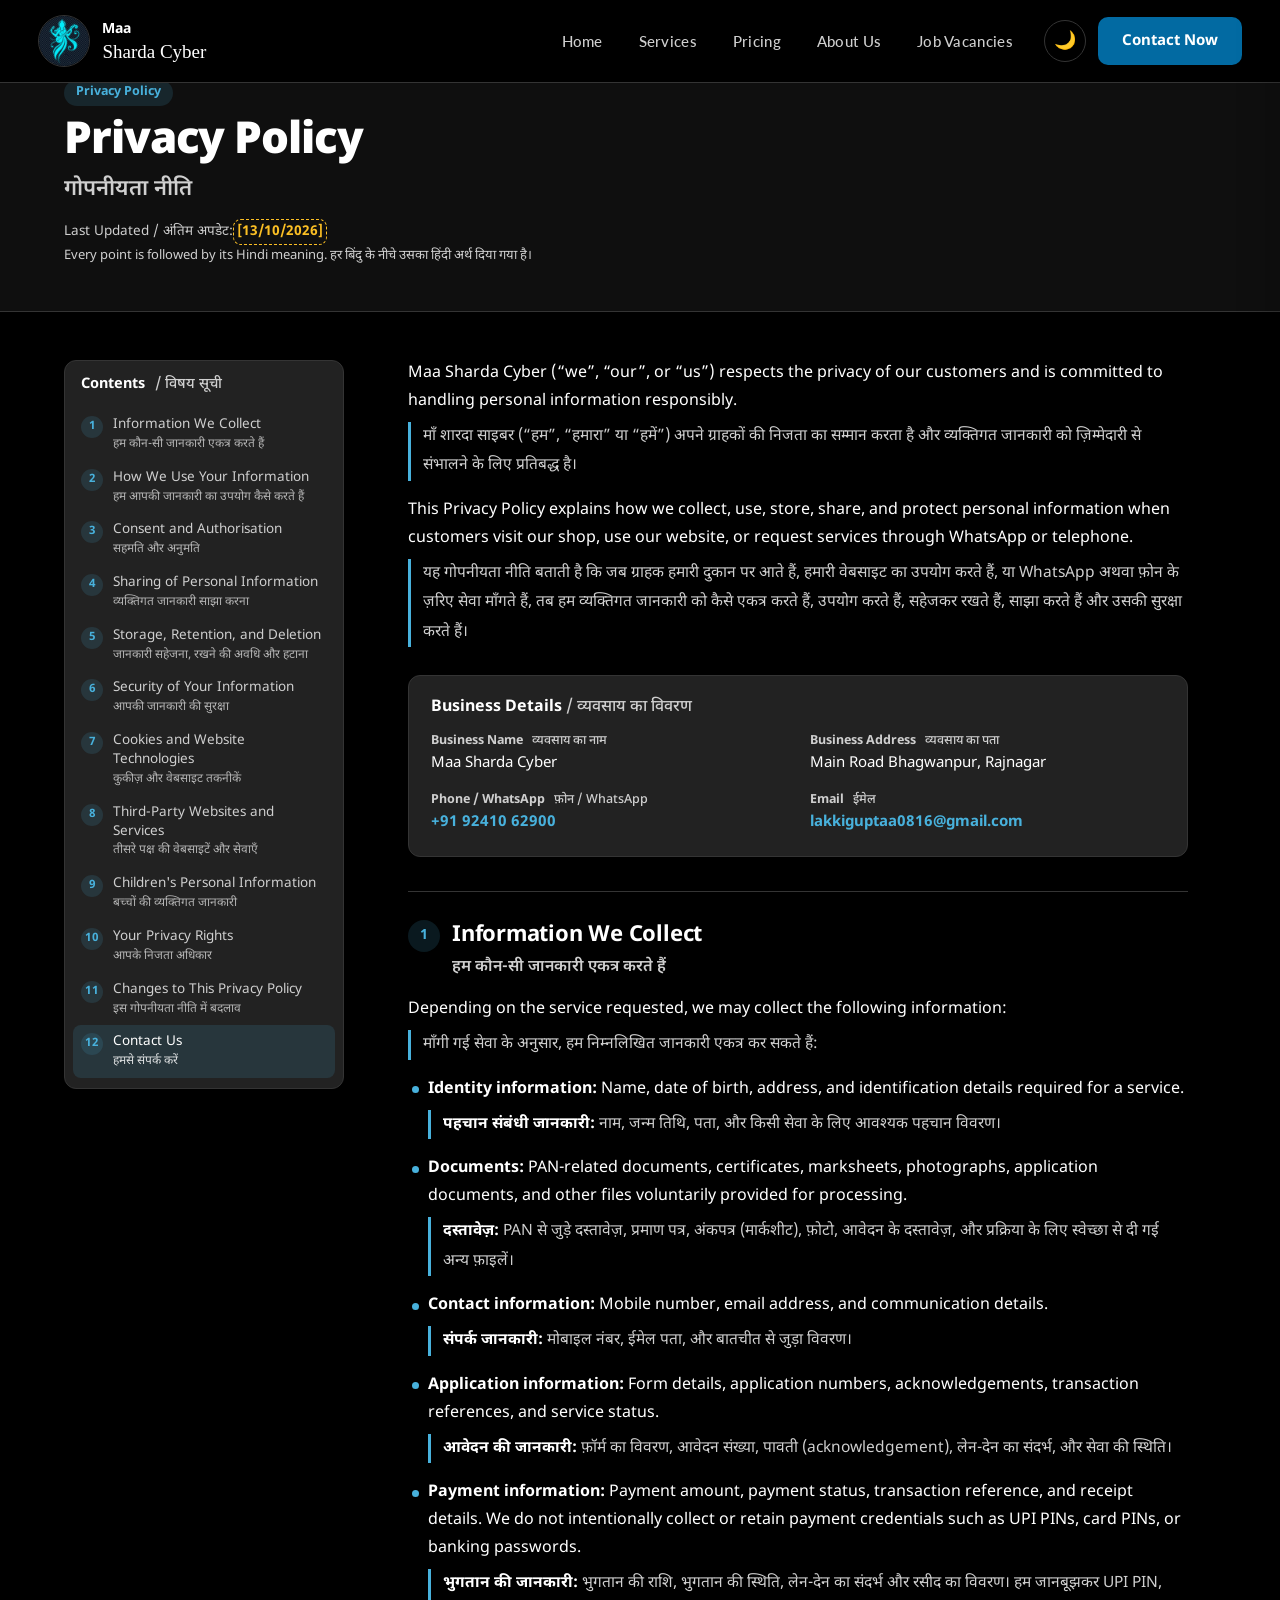
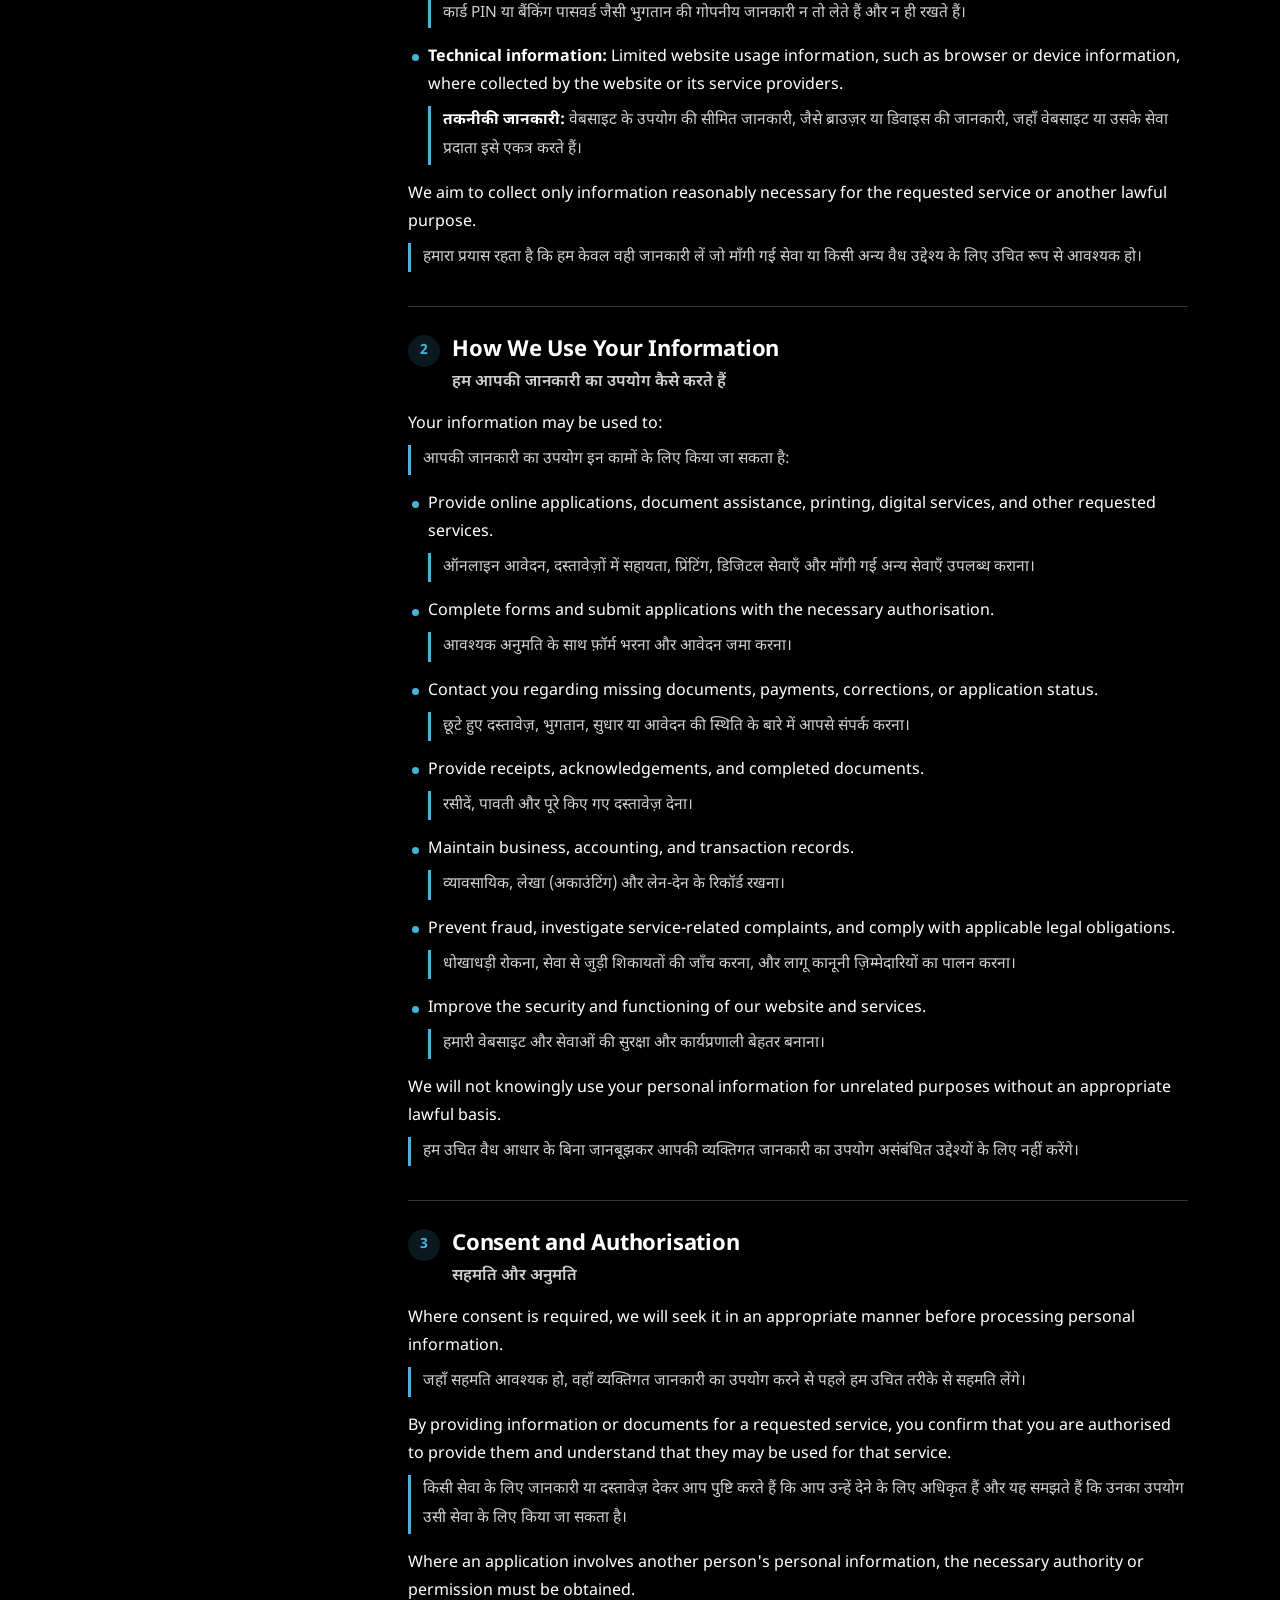
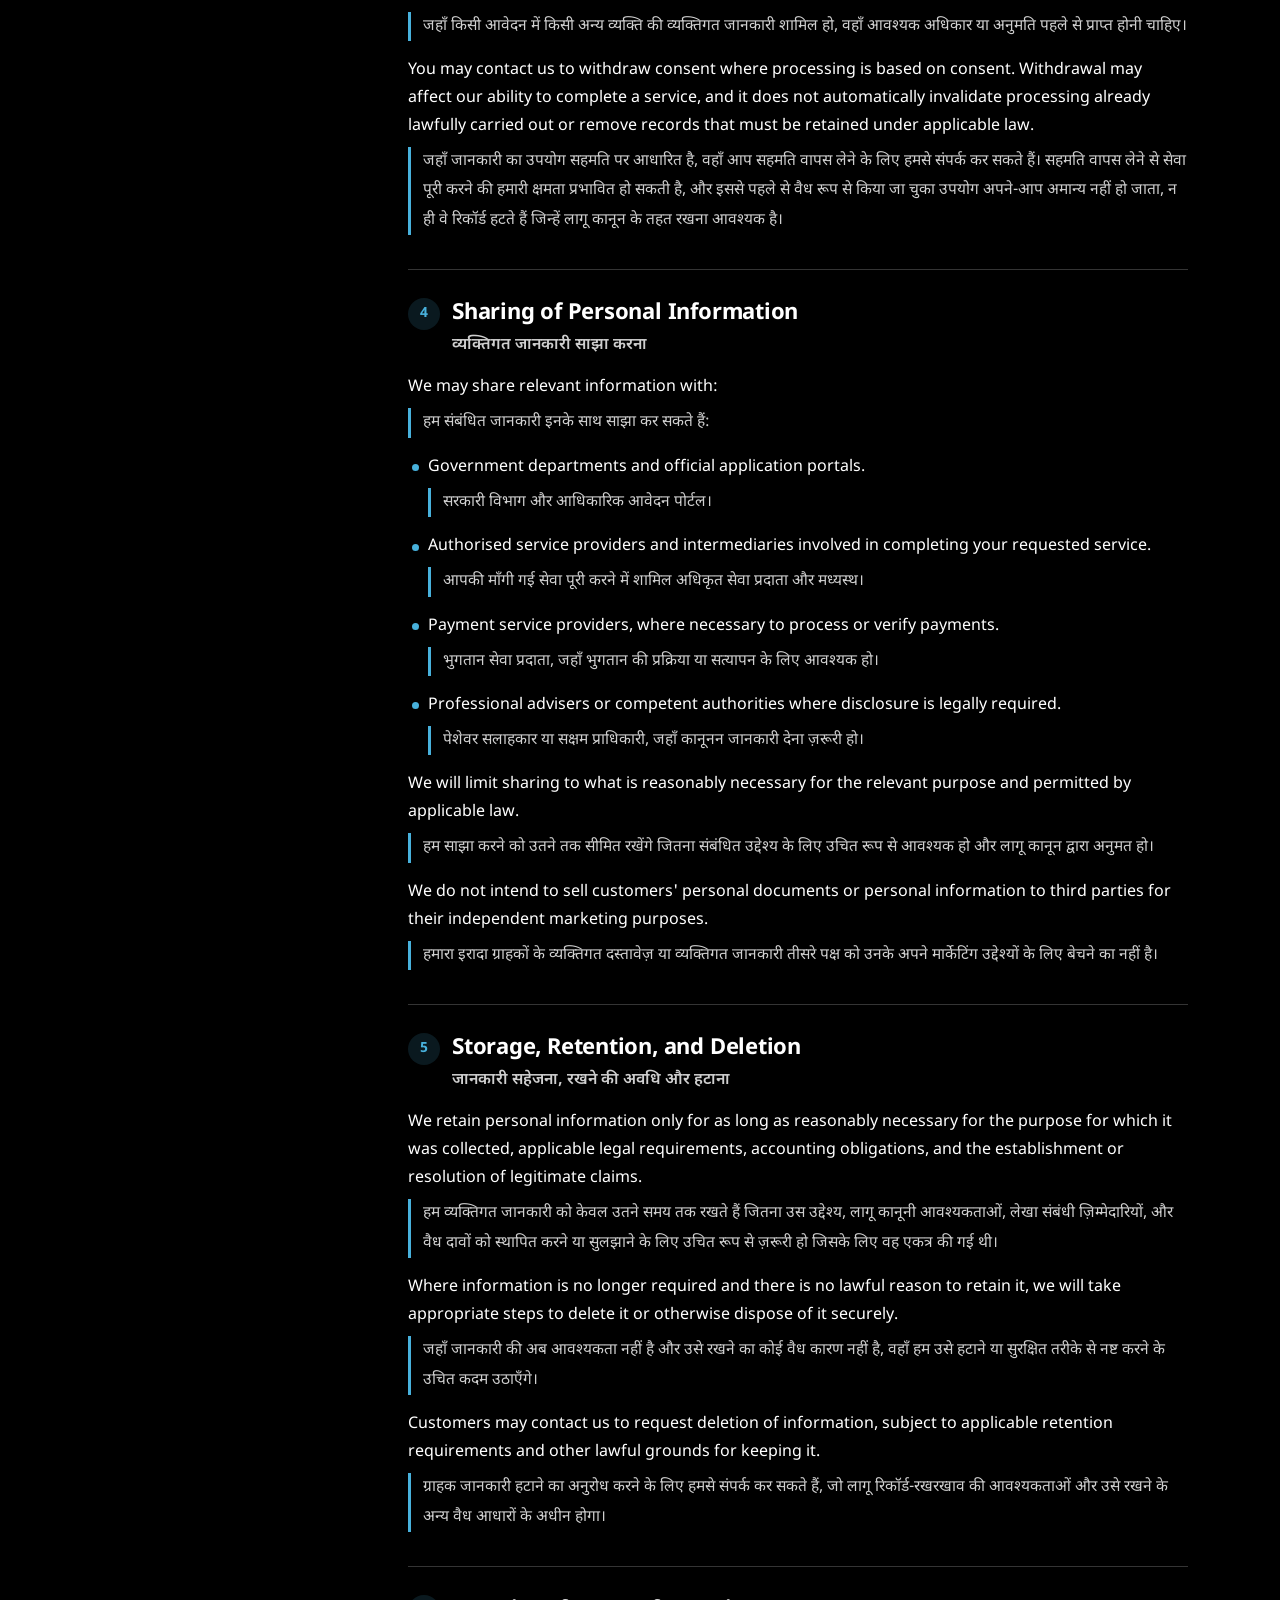
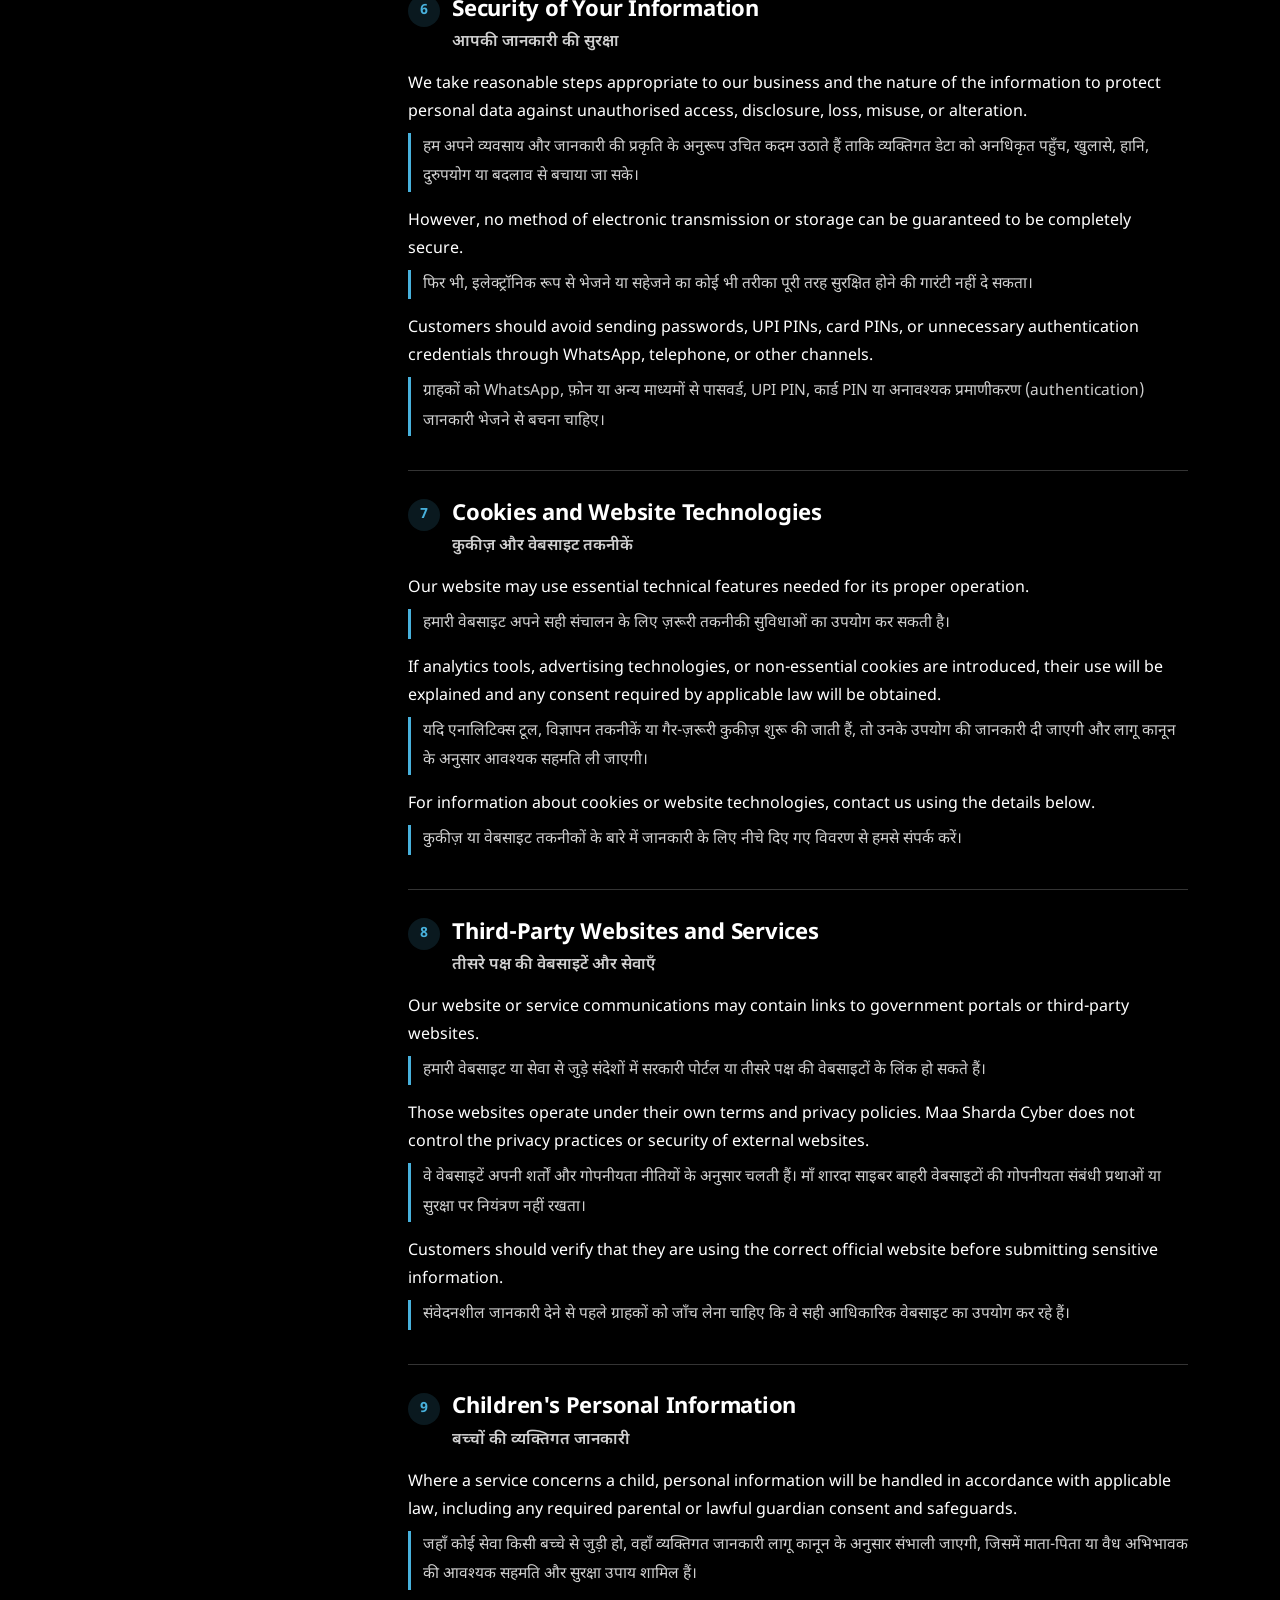
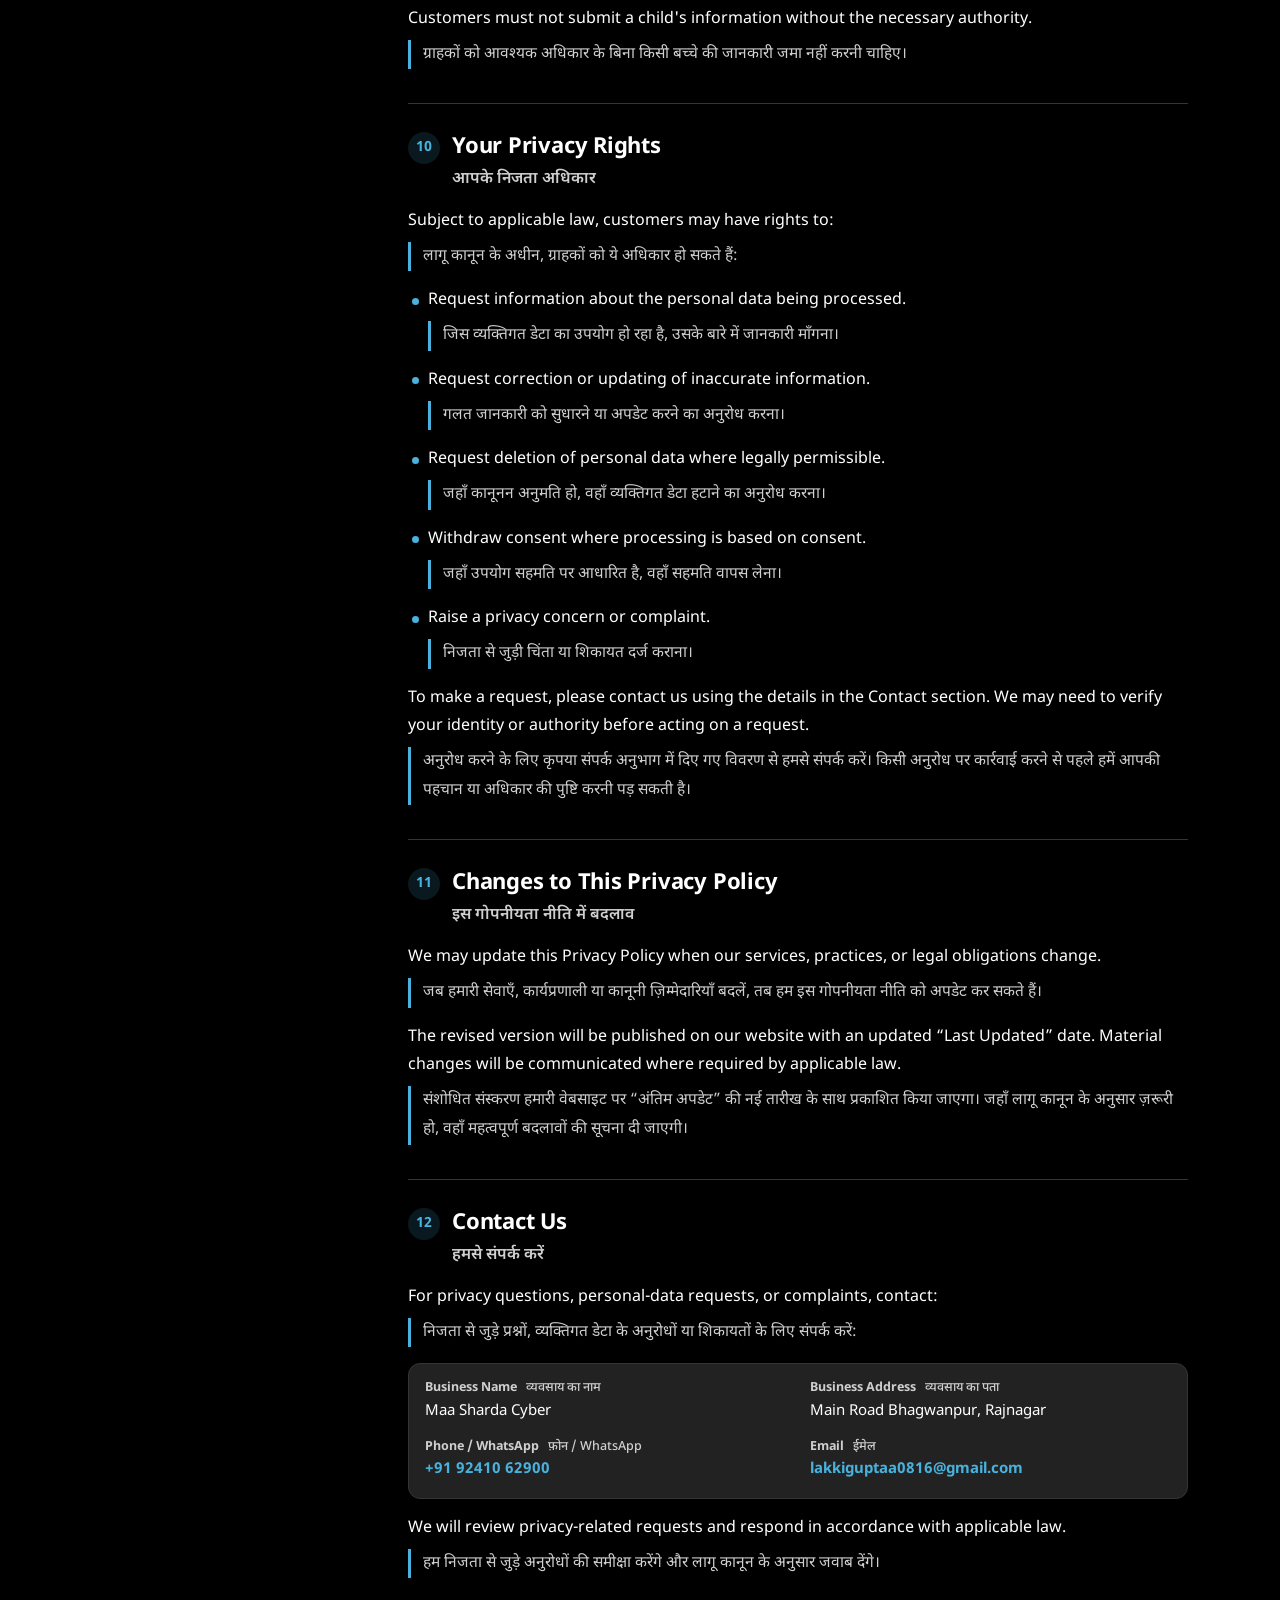
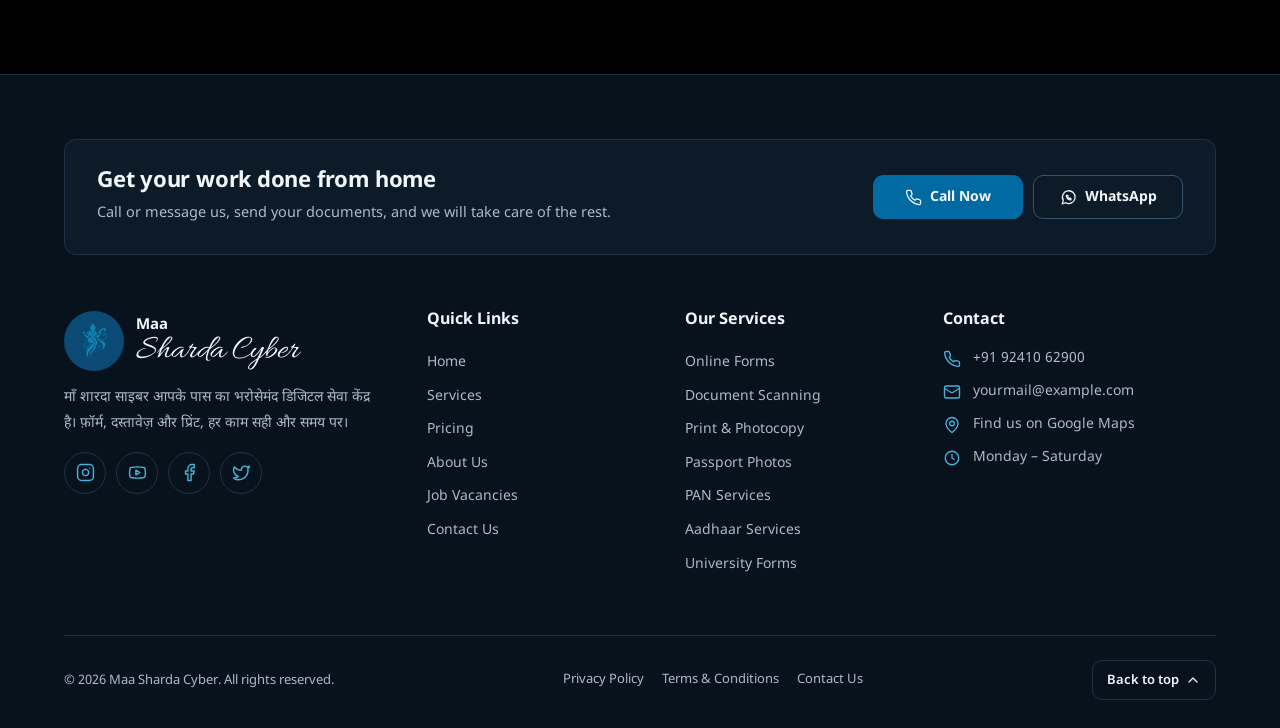
<file: privacy-policy.html>
<!DOCTYPE html>
<html lang="en">
  <head>
    <meta charset="UTF-8" />
    <meta name="viewport" content="width=device-width, initial-scale=1.0" />
    <title>Privacy Policy | Maa Sharda Cyber</title>
    <meta name="description" content="How Maa Sharda Cyber collects, uses, stores, shares and protects personal information." />

    <!-- Satoshi -->
    <link href="https://api.fontshare.com/v2/css?f[]=satoshi@300,400,500,700,900&display=swap" rel="stylesheet" />

    <!-- Lato -->
    <link href="https://fonts.googleapis.com/css2?family=Lato:wght@300;400;700&display=swap" rel="stylesheet" />

    <link href="https://fonts.googleapis.com/css2?family=Allura&display=swap" rel="stylesheet" />

    <link rel="preconnect" href="https://fonts.googleapis.com" />
    <link rel="preconnect" href="https://fonts.gstatic.com" crossorigin />

    <link href="https://fonts.googleapis.com/css2?family=Noto+Sans+Devanagari:wght@400;500;600;700&display=swap" rel="stylesheet" />

    <link rel="stylesheet" href="style.css" />
    <link rel="stylesheet" href="footer.css" />
    <link rel="stylesheet" href="legal.css" />
  </head>

  <body class="dark-theme">
    <script>
      try {
        if (localStorage.getItem("theme") === "light-theme") {
          document.body.className = "light-theme";
        }
      } catch (e) {}
    </script>

    <!-- =========================================
     MOBILE DRAWER BACKDROP + HEADER + DRAWER
     (index.html जैसा ही)
========================================= -->

    <div class="drawer-overlay" id="drawerOverlay"></div>

    <!-- =========================================
     HEADER
========================================= -->

    <header class="header">
      <div class="container">
        <nav class="navbar">
          <!-- Logo -->

          <a href="index.html" class="logo-wrapper">
            <div class="logo-image">
              <!-- Replace with your logo -->

              <img src="image_577e3bf5.jpg" alt="Maa Sharda Cyber" />
            </div>

            <div class="logo-content">
              <span class="logo-small"> Maa </span>

              <span class="logo-script"> Sharda Cyber </span>
            </div>
          </a>

          <!-- Desktop Navigation -->

          <div class="desktop-nav">
            <a href="index.html">Home</a>

            <a href="index.html#services"> Services </a>

            <a href="index.html#pricing"> Pricing </a>

            <a href="index.html#about"> About Us </a>

            <a href="#"> Job Vacancies </a>
          </div>

          <!-- Desktop Actions -->

          <div class="desktop-actions">
            <button
              class="theme-toggle"
              id="themeToggle"
              type="button"
              aria-label="Theme Toggle"
            >
              🌙
            </button>

            <a href="index.html#contact" class="contact-btn"> Contact Now </a>
          </div>

          <!-- Mobile Menu -->

          <button
            class="menu-btn"
            id="menuBtn"
            type="button"
            aria-label="Open Menu"
            aria-controls="mobileDrawer"
            aria-expanded="false"
          >
            <span></span>
            <span></span>
            <span></span>
          </button>
        </nav>
      </div>
    </header>

    <!-- =========================================
     MOBILE DRAWER
========================================= -->

    <aside
      class="mobile-drawer"
      id="mobileDrawer"
      role="dialog"
      aria-modal="true"
      aria-hidden="true"
      aria-label="Mobile navigation"
    >
      <div class="drawer-header">
        <h2>Maa Sharda Cyber</h2>

        <button
          class="drawer-close"
          id="drawerClose"
          type="button"
          aria-label="Close menu"
        >
          ✕
        </button>
      </div>

      <!-- Services Dropdown -->

      <div class="drawer-dropdown">
        <button class="dropdown-btn active" type="button" aria-expanded="true">
          <span> Our Services </span>

          <span class="dropdown-icon"> ⌄ </span>
        </button>

        <div class="dropdown-content open">
          <a href="index.html#categories"> Online Forms </a>

          <a href="index.html#categories"> Document Scanning </a>

          <a href="index.html#categories"> Print & Photocopy </a>

          <a href="index.html#categories"> Passport Photos </a>

          <a href="index.html#categories"> Digital Services </a>

          <a href="index.html#categories"> PAN Services </a>

          <a href="index.html#categories"> Aadhaar Services </a>

          <a href="index.html#categories"> University Forms </a>
        </div>
      </div>

      <a href="index.html#pricing" class="drawer-link"> Pricing </a>

      <a href="index.html#about" class="drawer-link"> About Us </a>

      <!-- Jobs Dropdown -->

      <div class="drawer-dropdown">
        <button class="dropdown-btn" type="button" aria-expanded="false">
          <span> New Job Vacancies </span>

          <span class="dropdown-icon"> ⌄ </span>
        </button>

        <div class="dropdown-content">
          <a href="#"> SSC Jobs </a>

          <a href="#"> Railway Jobs </a>

          <a href="#"> Banking Jobs </a>

          <a href="#"> State Jobs </a>

          <a href="#"> Central Govt Jobs </a>
        </div>
      </div>

      <!-- Theme Switch -->

      <div class="drawer-theme">
        <span> Dark Mode </span>

        <label class="switch">
          <input type="checkbox" id="drawerThemeToggle" />

          <span class="slider"></span>
        </label>
      </div>

      <a href="index.html#contact" class="drawer-contact-btn"> Contact Us </a>
    </aside>

    <!-- =========================================
     PAGE
========================================= -->

    <main class="lg-main" id="top">

      <!-- Page heading -->

      <section class="lg-hero">
        <div class="container">

          <nav class="lg-crumbs" aria-label="Breadcrumb">
            <a href="index.html">Home</a>
            <span aria-hidden="true">/</span>
            <span aria-current="page">Privacy Policy</span>
          </nav>

          <p class="lg-eyebrow">Privacy Policy</p>

          <h1>Privacy Policy</h1>
          <p class="lg-h1-hi" lang="hi">गोपनीयता नीति</p>

          <p class="lg-updated">
            Last Updated <span lang="hi">/ अंतिम अपडेट:</span>
            <strong data-biz="updated">[DD/MM/YYYY]</strong>
          </p>

          <p class="lg-note">
            Every point is followed by its Hindi meaning.
            <span lang="hi">हर बिंदु के नीचे उसका हिंदी अर्थ दिया गया है।</span>
          </p>

        </div>
      </section>

      <!-- Contents + document -->

      <div class="container lg-layout">

        <nav class="lg-toc" aria-label="Contents">
          <details class="lg-toc-box" open>
            <summary>Contents <span lang="hi">/ विषय सूची</span></summary>
            <ol class="lg-toc-list"><li><a href="#s1"><span class="lg-toc-n">1</span><span class="lg-toc-t">Information We Collect<small lang="hi">हम कौन-सी जानकारी एकत्र करते हैं</small></span></a></li><li><a href="#s2"><span class="lg-toc-n">2</span><span class="lg-toc-t">How We Use Your Information<small lang="hi">हम आपकी जानकारी का उपयोग कैसे करते हैं</small></span></a></li><li><a href="#s3"><span class="lg-toc-n">3</span><span class="lg-toc-t">Consent and Authorisation<small lang="hi">सहमति और अनुमति</small></span></a></li><li><a href="#s4"><span class="lg-toc-n">4</span><span class="lg-toc-t">Sharing of Personal Information<small lang="hi">व्यक्तिगत जानकारी साझा करना</small></span></a></li><li><a href="#s5"><span class="lg-toc-n">5</span><span class="lg-toc-t">Storage, Retention, and Deletion<small lang="hi">जानकारी सहेजना, रखने की अवधि और हटाना</small></span></a></li><li><a href="#s6"><span class="lg-toc-n">6</span><span class="lg-toc-t">Security of Your Information<small lang="hi">आपकी जानकारी की सुरक्षा</small></span></a></li><li><a href="#s7"><span class="lg-toc-n">7</span><span class="lg-toc-t">Cookies and Website Technologies<small lang="hi">कुकीज़ और वेबसाइट तकनीकें</small></span></a></li><li><a href="#s8"><span class="lg-toc-n">8</span><span class="lg-toc-t">Third-Party Websites and Services<small lang="hi">तीसरे पक्ष की वेबसाइटें और सेवाएँ</small></span></a></li><li><a href="#s9"><span class="lg-toc-n">9</span><span class="lg-toc-t">Children's Personal Information<small lang="hi">बच्चों की व्यक्तिगत जानकारी</small></span></a></li><li><a href="#s10"><span class="lg-toc-n">10</span><span class="lg-toc-t">Your Privacy Rights<small lang="hi">आपके निजता अधिकार</small></span></a></li><li><a href="#s11"><span class="lg-toc-n">11</span><span class="lg-toc-t">Changes to This Privacy Policy<small lang="hi">इस गोपनीयता नीति में बदलाव</small></span></a></li><li><a href="#s12"><span class="lg-toc-n">12</span><span class="lg-toc-t">Contact Us<small lang="hi">हमसे संपर्क करें</small></span></a></li></ol>
          </details>
        </nav>

        <article class="lg-doc">

          <div class="lg-intro">
            <div class="lg-pair"><p class="lg-en">Maa Sharda Cyber (“we”, “our”, or “us”) respects the privacy of our customers and is committed to handling personal information responsibly.</p><p class="lg-hi" lang="hi">माँ शारदा साइबर (“हम”, “हमारा” या “हमें”) अपने ग्राहकों की निजता का सम्मान करता है और व्यक्तिगत जानकारी को ज़िम्मेदारी से संभालने के लिए प्रतिबद्ध है।</p></div>
            <div class="lg-pair"><p class="lg-en">This Privacy Policy explains how we collect, use, store, share, and protect personal information when customers visit our shop, use our website, or request services through WhatsApp or telephone.</p><p class="lg-hi" lang="hi">यह गोपनीयता नीति बताती है कि जब ग्राहक हमारी दुकान पर आते हैं, हमारी वेबसाइट का उपयोग करते हैं, या WhatsApp अथवा फ़ोन के ज़रिए सेवा माँगते हैं, तब हम व्यक्तिगत जानकारी को कैसे एकत्र करते हैं, उपयोग करते हैं, सहेजकर रखते हैं, साझा करते हैं और उसकी सुरक्षा करते हैं।</p></div>
          </div>

          <div class="lg-biz-wrap">
            <h2 class="lg-biz-title">Business Details <span lang="hi">/ व्यवसाय का विवरण</span></h2>
            <dl class="lg-biz">
              <div class="lg-biz-row">
                <dt>Business Name <small lang="hi">व्यवसाय का नाम</small></dt>
                <dd><span data-biz="name">Maa Sharda Cyber</span></dd>
              </div>
              <div class="lg-biz-row">
                <dt>Business Address <small lang="hi">व्यवसाय का पता</small></dt>
                <dd data-biz="address">[Enter Your Complete Business Address]</dd>
              </div>
              <div class="lg-biz-row">
                <dt>Phone / WhatsApp <small lang="hi">फ़ोन / WhatsApp</small></dt>
                <dd><a data-biz-link="phone" href="tel:+919241062900"><span data-biz="phone">+91 92410 62900</span></a></dd>
              </div>
              <div class="lg-biz-row">
                <dt>Email <small lang="hi">ईमेल</small></dt>
                <dd><a data-biz-link="email" href="#"><span data-biz="email">[Enter Your Business Email Address]</span></a></dd>
              </div>
            </dl>
          </div>

          <section class="lg-sec" id="s1" aria-labelledby="s1-title">
            <h2 id="s1-title"><span class="lg-num" aria-hidden="true">1</span><span>Information We Collect</span></h2>
            <p class="lg-h2-hi" lang="hi">हम कौन-सी जानकारी एकत्र करते हैं</p>
            <div class="lg-pair"><p class="lg-en">Depending on the service requested, we may collect the following information:</p><p class="lg-hi" lang="hi">माँगी गई सेवा के अनुसार, हम निम्नलिखित जानकारी एकत्र कर सकते हैं:</p></div>
            <ul class="lg-list"><li><span class="lg-en"><strong>Identity information:</strong> Name, date of birth, address, and identification details required for a service.</span><span class="lg-hi" lang="hi"><strong>पहचान संबंधी जानकारी:</strong> नाम, जन्म तिथि, पता, और किसी सेवा के लिए आवश्यक पहचान विवरण।</span></li><li><span class="lg-en"><strong>Documents:</strong> PAN-related documents, certificates, marksheets, photographs, application documents, and other files voluntarily provided for processing.</span><span class="lg-hi" lang="hi"><strong>दस्तावेज़:</strong> PAN से जुड़े दस्तावेज़, प्रमाण पत्र, अंकपत्र (मार्कशीट), फ़ोटो, आवेदन के दस्तावेज़, और प्रक्रिया के लिए स्वेच्छा से दी गई अन्य फ़ाइलें।</span></li><li><span class="lg-en"><strong>Contact information:</strong> Mobile number, email address, and communication details.</span><span class="lg-hi" lang="hi"><strong>संपर्क जानकारी:</strong> मोबाइल नंबर, ईमेल पता, और बातचीत से जुड़ा विवरण।</span></li><li><span class="lg-en"><strong>Application information:</strong> Form details, application numbers, acknowledgements, transaction references, and service status.</span><span class="lg-hi" lang="hi"><strong>आवेदन की जानकारी:</strong> फ़ॉर्म का विवरण, आवेदन संख्या, पावती (acknowledgement), लेन-देन का संदर्भ, और सेवा की स्थिति।</span></li><li><span class="lg-en"><strong>Payment information:</strong> Payment amount, payment status, transaction reference, and receipt details. We do not intentionally collect or retain payment credentials such as UPI PINs, card PINs, or banking passwords.</span><span class="lg-hi" lang="hi"><strong>भुगतान की जानकारी:</strong> भुगतान की राशि, भुगतान की स्थिति, लेन-देन का संदर्भ और रसीद का विवरण। हम जानबूझकर UPI PIN, कार्ड PIN या बैंकिंग पासवर्ड जैसी भुगतान की गोपनीय जानकारी न तो लेते हैं और न ही रखते हैं।</span></li><li><span class="lg-en"><strong>Technical information:</strong> Limited website usage information, such as browser or device information, where collected by the website or its service providers.</span><span class="lg-hi" lang="hi"><strong>तकनीकी जानकारी:</strong> वेबसाइट के उपयोग की सीमित जानकारी, जैसे ब्राउज़र या डिवाइस की जानकारी, जहाँ वेबसाइट या उसके सेवा प्रदाता इसे एकत्र करते हैं।</span></li></ul>
            <div class="lg-pair"><p class="lg-en">We aim to collect only information reasonably necessary for the requested service or another lawful purpose.</p><p class="lg-hi" lang="hi">हमारा प्रयास रहता है कि हम केवल वही जानकारी लें जो माँगी गई सेवा या किसी अन्य वैध उद्देश्य के लिए उचित रूप से आवश्यक हो।</p></div>
          </section>
          <section class="lg-sec" id="s2" aria-labelledby="s2-title">
            <h2 id="s2-title"><span class="lg-num" aria-hidden="true">2</span><span>How We Use Your Information</span></h2>
            <p class="lg-h2-hi" lang="hi">हम आपकी जानकारी का उपयोग कैसे करते हैं</p>
            <div class="lg-pair"><p class="lg-en">Your information may be used to:</p><p class="lg-hi" lang="hi">आपकी जानकारी का उपयोग इन कामों के लिए किया जा सकता है:</p></div>
            <ul class="lg-list"><li><span class="lg-en">Provide online applications, document assistance, printing, digital services, and other requested services.</span><span class="lg-hi" lang="hi">ऑनलाइन आवेदन, दस्तावेज़ों में सहायता, प्रिंटिंग, डिजिटल सेवाएँ और माँगी गई अन्य सेवाएँ उपलब्ध कराना।</span></li><li><span class="lg-en">Complete forms and submit applications with the necessary authorisation.</span><span class="lg-hi" lang="hi">आवश्यक अनुमति के साथ फ़ॉर्म भरना और आवेदन जमा करना।</span></li><li><span class="lg-en">Contact you regarding missing documents, payments, corrections, or application status.</span><span class="lg-hi" lang="hi">छूटे हुए दस्तावेज़, भुगतान, सुधार या आवेदन की स्थिति के बारे में आपसे संपर्क करना।</span></li><li><span class="lg-en">Provide receipts, acknowledgements, and completed documents.</span><span class="lg-hi" lang="hi">रसीदें, पावती और पूरे किए गए दस्तावेज़ देना।</span></li><li><span class="lg-en">Maintain business, accounting, and transaction records.</span><span class="lg-hi" lang="hi">व्यावसायिक, लेखा (अकाउंटिंग) और लेन-देन के रिकॉर्ड रखना।</span></li><li><span class="lg-en">Prevent fraud, investigate service-related complaints, and comply with applicable legal obligations.</span><span class="lg-hi" lang="hi">धोखाधड़ी रोकना, सेवा से जुड़ी शिकायतों की जाँच करना, और लागू कानूनी ज़िम्मेदारियों का पालन करना।</span></li><li><span class="lg-en">Improve the security and functioning of our website and services.</span><span class="lg-hi" lang="hi">हमारी वेबसाइट और सेवाओं की सुरक्षा और कार्यप्रणाली बेहतर बनाना।</span></li></ul>
            <div class="lg-pair"><p class="lg-en">We will not knowingly use your personal information for unrelated purposes without an appropriate lawful basis.</p><p class="lg-hi" lang="hi">हम उचित वैध आधार के बिना जानबूझकर आपकी व्यक्तिगत जानकारी का उपयोग असंबंधित उद्देश्यों के लिए नहीं करेंगे।</p></div>
          </section>
          <section class="lg-sec" id="s3" aria-labelledby="s3-title">
            <h2 id="s3-title"><span class="lg-num" aria-hidden="true">3</span><span>Consent and Authorisation</span></h2>
            <p class="lg-h2-hi" lang="hi">सहमति और अनुमति</p>
            <div class="lg-pair"><p class="lg-en">Where consent is required, we will seek it in an appropriate manner before processing personal information.</p><p class="lg-hi" lang="hi">जहाँ सहमति आवश्यक हो, वहाँ व्यक्तिगत जानकारी का उपयोग करने से पहले हम उचित तरीके से सहमति लेंगे।</p></div>
            <div class="lg-pair"><p class="lg-en">By providing information or documents for a requested service, you confirm that you are authorised to provide them and understand that they may be used for that service.</p><p class="lg-hi" lang="hi">किसी सेवा के लिए जानकारी या दस्तावेज़ देकर आप पुष्टि करते हैं कि आप उन्हें देने के लिए अधिकृत हैं और यह समझते हैं कि उनका उपयोग उसी सेवा के लिए किया जा सकता है।</p></div>
            <div class="lg-pair"><p class="lg-en">Where an application involves another person's personal information, the necessary authority or permission must be obtained.</p><p class="lg-hi" lang="hi">जहाँ किसी आवेदन में किसी अन्य व्यक्ति की व्यक्तिगत जानकारी शामिल हो, वहाँ आवश्यक अधिकार या अनुमति पहले से प्राप्त होनी चाहिए।</p></div>
            <div class="lg-pair"><p class="lg-en">You may contact us to withdraw consent where processing is based on consent. Withdrawal may affect our ability to complete a service, and it does not automatically invalidate processing already lawfully carried out or remove records that must be retained under applicable law.</p><p class="lg-hi" lang="hi">जहाँ जानकारी का उपयोग सहमति पर आधारित है, वहाँ आप सहमति वापस लेने के लिए हमसे संपर्क कर सकते हैं। सहमति वापस लेने से सेवा पूरी करने की हमारी क्षमता प्रभावित हो सकती है, और इससे पहले से वैध रूप से किया जा चुका उपयोग अपने-आप अमान्य नहीं हो जाता, न ही वे रिकॉर्ड हटते हैं जिन्हें लागू कानून के तहत रखना आवश्यक है।</p></div>
          </section>
          <section class="lg-sec" id="s4" aria-labelledby="s4-title">
            <h2 id="s4-title"><span class="lg-num" aria-hidden="true">4</span><span>Sharing of Personal Information</span></h2>
            <p class="lg-h2-hi" lang="hi">व्यक्तिगत जानकारी साझा करना</p>
            <div class="lg-pair"><p class="lg-en">We may share relevant information with:</p><p class="lg-hi" lang="hi">हम संबंधित जानकारी इनके साथ साझा कर सकते हैं:</p></div>
            <ul class="lg-list"><li><span class="lg-en">Government departments and official application portals.</span><span class="lg-hi" lang="hi">सरकारी विभाग और आधिकारिक आवेदन पोर्टल।</span></li><li><span class="lg-en">Authorised service providers and intermediaries involved in completing your requested service.</span><span class="lg-hi" lang="hi">आपकी माँगी गई सेवा पूरी करने में शामिल अधिकृत सेवा प्रदाता और मध्यस्थ।</span></li><li><span class="lg-en">Payment service providers, where necessary to process or verify payments.</span><span class="lg-hi" lang="hi">भुगतान सेवा प्रदाता, जहाँ भुगतान की प्रक्रिया या सत्यापन के लिए आवश्यक हो।</span></li><li><span class="lg-en">Professional advisers or competent authorities where disclosure is legally required.</span><span class="lg-hi" lang="hi">पेशेवर सलाहकार या सक्षम प्राधिकारी, जहाँ कानूनन जानकारी देना ज़रूरी हो।</span></li></ul>
            <div class="lg-pair"><p class="lg-en">We will limit sharing to what is reasonably necessary for the relevant purpose and permitted by applicable law.</p><p class="lg-hi" lang="hi">हम साझा करने को उतने तक सीमित रखेंगे जितना संबंधित उद्देश्य के लिए उचित रूप से आवश्यक हो और लागू कानून द्वारा अनुमत हो।</p></div>
            <div class="lg-pair"><p class="lg-en">We do not intend to sell customers' personal documents or personal information to third parties for their independent marketing purposes.</p><p class="lg-hi" lang="hi">हमारा इरादा ग्राहकों के व्यक्तिगत दस्तावेज़ या व्यक्तिगत जानकारी तीसरे पक्ष को उनके अपने मार्केटिंग उद्देश्यों के लिए बेचने का नहीं है।</p></div>
          </section>
          <section class="lg-sec" id="s5" aria-labelledby="s5-title">
            <h2 id="s5-title"><span class="lg-num" aria-hidden="true">5</span><span>Storage, Retention, and Deletion</span></h2>
            <p class="lg-h2-hi" lang="hi">जानकारी सहेजना, रखने की अवधि और हटाना</p>
            <div class="lg-pair"><p class="lg-en">We retain personal information only for as long as reasonably necessary for the purpose for which it was collected, applicable legal requirements, accounting obligations, and the establishment or resolution of legitimate claims.</p><p class="lg-hi" lang="hi">हम व्यक्तिगत जानकारी को केवल उतने समय तक रखते हैं जितना उस उद्देश्य, लागू कानूनी आवश्यकताओं, लेखा संबंधी ज़िम्मेदारियों, और वैध दावों को स्थापित करने या सुलझाने के लिए उचित रूप से ज़रूरी हो जिसके लिए वह एकत्र की गई थी।</p></div>
            <div class="lg-pair"><p class="lg-en">Where information is no longer required and there is no lawful reason to retain it, we will take appropriate steps to delete it or otherwise dispose of it securely.</p><p class="lg-hi" lang="hi">जहाँ जानकारी की अब आवश्यकता नहीं है और उसे रखने का कोई वैध कारण नहीं है, वहाँ हम उसे हटाने या सुरक्षित तरीके से नष्ट करने के उचित कदम उठाएँगे।</p></div>
            <div class="lg-pair"><p class="lg-en">Customers may contact us to request deletion of information, subject to applicable retention requirements and other lawful grounds for keeping it.</p><p class="lg-hi" lang="hi">ग्राहक जानकारी हटाने का अनुरोध करने के लिए हमसे संपर्क कर सकते हैं, जो लागू रिकॉर्ड-रखरखाव की आवश्यकताओं और उसे रखने के अन्य वैध आधारों के अधीन होगा।</p></div>
          </section>
          <section class="lg-sec" id="s6" aria-labelledby="s6-title">
            <h2 id="s6-title"><span class="lg-num" aria-hidden="true">6</span><span>Security of Your Information</span></h2>
            <p class="lg-h2-hi" lang="hi">आपकी जानकारी की सुरक्षा</p>
            <div class="lg-pair"><p class="lg-en">We take reasonable steps appropriate to our business and the nature of the information to protect personal data against unauthorised access, disclosure, loss, misuse, or alteration.</p><p class="lg-hi" lang="hi">हम अपने व्यवसाय और जानकारी की प्रकृति के अनुरूप उचित कदम उठाते हैं ताकि व्यक्तिगत डेटा को अनधिकृत पहुँच, खुलासे, हानि, दुरुपयोग या बदलाव से बचाया जा सके।</p></div>
            <div class="lg-pair"><p class="lg-en">However, no method of electronic transmission or storage can be guaranteed to be completely secure.</p><p class="lg-hi" lang="hi">फिर भी, इलेक्ट्रॉनिक रूप से भेजने या सहेजने का कोई भी तरीका पूरी तरह सुरक्षित होने की गारंटी नहीं दे सकता।</p></div>
            <div class="lg-pair"><p class="lg-en">Customers should avoid sending passwords, UPI PINs, card PINs, or unnecessary authentication credentials through WhatsApp, telephone, or other channels.</p><p class="lg-hi" lang="hi">ग्राहकों को WhatsApp, फ़ोन या अन्य माध्यमों से पासवर्ड, UPI PIN, कार्ड PIN या अनावश्यक प्रमाणीकरण (authentication) जानकारी भेजने से बचना चाहिए।</p></div>
          </section>
          <section class="lg-sec" id="s7" aria-labelledby="s7-title">
            <h2 id="s7-title"><span class="lg-num" aria-hidden="true">7</span><span>Cookies and Website Technologies</span></h2>
            <p class="lg-h2-hi" lang="hi">कुकीज़ और वेबसाइट तकनीकें</p>
            <div class="lg-pair"><p class="lg-en">Our website may use essential technical features needed for its proper operation.</p><p class="lg-hi" lang="hi">हमारी वेबसाइट अपने सही संचालन के लिए ज़रूरी तकनीकी सुविधाओं का उपयोग कर सकती है।</p></div>
            <div class="lg-pair"><p class="lg-en">If analytics tools, advertising technologies, or non-essential cookies are introduced, their use will be explained and any consent required by applicable law will be obtained.</p><p class="lg-hi" lang="hi">यदि एनालिटिक्स टूल, विज्ञापन तकनीकें या गैर-ज़रूरी कुकीज़ शुरू की जाती हैं, तो उनके उपयोग की जानकारी दी जाएगी और लागू कानून के अनुसार आवश्यक सहमति ली जाएगी।</p></div>
            <div class="lg-pair"><p class="lg-en">For information about cookies or website technologies, contact us using the details below.</p><p class="lg-hi" lang="hi">कुकीज़ या वेबसाइट तकनीकों के बारे में जानकारी के लिए नीचे दिए गए विवरण से हमसे संपर्क करें।</p></div>
          </section>
          <section class="lg-sec" id="s8" aria-labelledby="s8-title">
            <h2 id="s8-title"><span class="lg-num" aria-hidden="true">8</span><span>Third-Party Websites and Services</span></h2>
            <p class="lg-h2-hi" lang="hi">तीसरे पक्ष की वेबसाइटें और सेवाएँ</p>
            <div class="lg-pair"><p class="lg-en">Our website or service communications may contain links to government portals or third-party websites.</p><p class="lg-hi" lang="hi">हमारी वेबसाइट या सेवा से जुड़े संदेशों में सरकारी पोर्टल या तीसरे पक्ष की वेबसाइटों के लिंक हो सकते हैं।</p></div>
            <div class="lg-pair"><p class="lg-en">Those websites operate under their own terms and privacy policies. Maa Sharda Cyber does not control the privacy practices or security of external websites.</p><p class="lg-hi" lang="hi">वे वेबसाइटें अपनी शर्तों और गोपनीयता नीतियों के अनुसार चलती हैं। माँ शारदा साइबर बाहरी वेबसाइटों की गोपनीयता संबंधी प्रथाओं या सुरक्षा पर नियंत्रण नहीं रखता।</p></div>
            <div class="lg-pair"><p class="lg-en">Customers should verify that they are using the correct official website before submitting sensitive information.</p><p class="lg-hi" lang="hi">संवेदनशील जानकारी देने से पहले ग्राहकों को जाँच लेना चाहिए कि वे सही आधिकारिक वेबसाइट का उपयोग कर रहे हैं।</p></div>
          </section>
          <section class="lg-sec" id="s9" aria-labelledby="s9-title">
            <h2 id="s9-title"><span class="lg-num" aria-hidden="true">9</span><span>Children's Personal Information</span></h2>
            <p class="lg-h2-hi" lang="hi">बच्चों की व्यक्तिगत जानकारी</p>
            <div class="lg-pair"><p class="lg-en">Where a service concerns a child, personal information will be handled in accordance with applicable law, including any required parental or lawful guardian consent and safeguards.</p><p class="lg-hi" lang="hi">जहाँ कोई सेवा किसी बच्चे से जुड़ी हो, वहाँ व्यक्तिगत जानकारी लागू कानून के अनुसार संभाली जाएगी, जिसमें माता-पिता या वैध अभिभावक की आवश्यक सहमति और सुरक्षा उपाय शामिल हैं।</p></div>
            <div class="lg-pair"><p class="lg-en">Customers must not submit a child's information without the necessary authority.</p><p class="lg-hi" lang="hi">ग्राहकों को आवश्यक अधिकार के बिना किसी बच्चे की जानकारी जमा नहीं करनी चाहिए।</p></div>
          </section>
          <section class="lg-sec" id="s10" aria-labelledby="s10-title">
            <h2 id="s10-title"><span class="lg-num" aria-hidden="true">10</span><span>Your Privacy Rights</span></h2>
            <p class="lg-h2-hi" lang="hi">आपके निजता अधिकार</p>
            <div class="lg-pair"><p class="lg-en">Subject to applicable law, customers may have rights to:</p><p class="lg-hi" lang="hi">लागू कानून के अधीन, ग्राहकों को ये अधिकार हो सकते हैं:</p></div>
            <ul class="lg-list"><li><span class="lg-en">Request information about the personal data being processed.</span><span class="lg-hi" lang="hi">जिस व्यक्तिगत डेटा का उपयोग हो रहा है, उसके बारे में जानकारी माँगना।</span></li><li><span class="lg-en">Request correction or updating of inaccurate information.</span><span class="lg-hi" lang="hi">गलत जानकारी को सुधारने या अपडेट करने का अनुरोध करना।</span></li><li><span class="lg-en">Request deletion of personal data where legally permissible.</span><span class="lg-hi" lang="hi">जहाँ कानूनन अनुमति हो, वहाँ व्यक्तिगत डेटा हटाने का अनुरोध करना।</span></li><li><span class="lg-en">Withdraw consent where processing is based on consent.</span><span class="lg-hi" lang="hi">जहाँ उपयोग सहमति पर आधारित है, वहाँ सहमति वापस लेना।</span></li><li><span class="lg-en">Raise a privacy concern or complaint.</span><span class="lg-hi" lang="hi">निजता से जुड़ी चिंता या शिकायत दर्ज कराना।</span></li></ul>
            <div class="lg-pair"><p class="lg-en">To make a request, please contact us using the details in the Contact section. We may need to verify your identity or authority before acting on a request.</p><p class="lg-hi" lang="hi">अनुरोध करने के लिए कृपया संपर्क अनुभाग में दिए गए विवरण से हमसे संपर्क करें। किसी अनुरोध पर कार्रवाई करने से पहले हमें आपकी पहचान या अधिकार की पुष्टि करनी पड़ सकती है।</p></div>
          </section>
          <section class="lg-sec" id="s11" aria-labelledby="s11-title">
            <h2 id="s11-title"><span class="lg-num" aria-hidden="true">11</span><span>Changes to This Privacy Policy</span></h2>
            <p class="lg-h2-hi" lang="hi">इस गोपनीयता नीति में बदलाव</p>
            <div class="lg-pair"><p class="lg-en">We may update this Privacy Policy when our services, practices, or legal obligations change.</p><p class="lg-hi" lang="hi">जब हमारी सेवाएँ, कार्यप्रणाली या कानूनी ज़िम्मेदारियाँ बदलें, तब हम इस गोपनीयता नीति को अपडेट कर सकते हैं।</p></div>
            <div class="lg-pair"><p class="lg-en">The revised version will be published on our website with an updated “Last Updated” date. Material changes will be communicated where required by applicable law.</p><p class="lg-hi" lang="hi">संशोधित संस्करण हमारी वेबसाइट पर “अंतिम अपडेट” की नई तारीख के साथ प्रकाशित किया जाएगा। जहाँ लागू कानून के अनुसार ज़रूरी हो, वहाँ महत्वपूर्ण बदलावों की सूचना दी जाएगी।</p></div>
          </section>
          <section class="lg-sec" id="s12" aria-labelledby="s12-title">
            <h2 id="s12-title"><span class="lg-num" aria-hidden="true">12</span><span>Contact Us</span></h2>
            <p class="lg-h2-hi" lang="hi">हमसे संपर्क करें</p>
            <div class="lg-pair"><p class="lg-en">For privacy questions, personal-data requests, or complaints, contact:</p><p class="lg-hi" lang="hi">निजता से जुड़े प्रश्नों, व्यक्तिगत डेटा के अनुरोधों या शिकायतों के लिए संपर्क करें:</p></div>
            <dl class="lg-biz">
              <div class="lg-biz-row">
                <dt>Business Name <small lang="hi">व्यवसाय का नाम</small></dt>
                <dd><span data-biz="name">Maa Sharda Cyber</span></dd>
              </div>
              <div class="lg-biz-row">
                <dt>Business Address <small lang="hi">व्यवसाय का पता</small></dt>
                <dd data-biz="address">[Enter Your Complete Business Address]</dd>
              </div>
              <div class="lg-biz-row">
                <dt>Phone / WhatsApp <small lang="hi">फ़ोन / WhatsApp</small></dt>
                <dd><a data-biz-link="phone" href="tel:+919241062900"><span data-biz="phone">+91 92410 62900</span></a></dd>
              </div>
              <div class="lg-biz-row">
                <dt>Email <small lang="hi">ईमेल</small></dt>
                <dd><a data-biz-link="email" href="#"><span data-biz="email">[lakkiguptaa0816@gmail.com]</span></a></dd>
              </div>
            </dl>
            <div class="lg-pair"><p class="lg-en">We will review privacy-related requests and respond in accordance with applicable law.</p><p class="lg-hi" lang="hi">हम निजता से जुड़े अनुरोधों की समीक्षा करेंगे और लागू कानून के अनुसार जवाब देंगे।</p></div>
          </section>

        </article>

      </div>

    </main>

    <!-- =========================================
     FOOTER (index.html जैसा ही)
========================================= -->

    <footer class="site-footer" id="footer">

    <div class="container">

        <!-- =====================================
             CALL TO ACTION
        ====================================== -->

        <div class="ft-cta">

            <div class="ft-cta-text">
                <h2 class="ft-cta-title">Get your work done from home</h2>
                <p>Call or message us, send your documents, and we will take care of the rest.</p>
            </div>

            <div class="ft-cta-actions">

                <a class="ft-btn ft-btn-primary" href="tel:+919241062900">
                    <svg viewBox="0 0 24 24" aria-hidden="true"><path d="M22 16.92v3a2 2 0 0 1-2.18 2 19.79 19.79 0 0 1-8.63-3.07 19.5 19.5 0 0 1-6-6 19.79 19.79 0 0 1-3.07-8.67A2 2 0 0 1 4.11 2h3a2 2 0 0 1 2 1.72 12.84 12.84 0 0 0 .7 2.81 2 2 0 0 1-.45 2.11L8.09 9.91a16 16 0 0 0 6 6l1.27-1.27a2 2 0 0 1 2.11-.45 12.84 12.84 0 0 0 2.81.7A2 2 0 0 1 22 16.92z"/></svg>
                    Call Now
                </a>

                <a class="ft-btn ft-btn-outline" href="https://wa.me/919241062900" target="_blank" rel="noopener noreferrer">
                    <svg viewBox="0 0 24 24" aria-hidden="true"><path d="M3 21l1.65-4.9A9 9 0 1 1 8.1 19.4L3 21z"/><g transform="translate(8.2 8.2) scale(.33)"><path stroke-width="5.4" d="M22 16.92v3a2 2 0 0 1-2.18 2 19.79 19.79 0 0 1-8.63-3.07 19.5 19.5 0 0 1-6-6 19.79 19.79 0 0 1-3.07-8.67A2 2 0 0 1 4.11 2h3a2 2 0 0 1 2 1.72 12.84 12.84 0 0 0 .7 2.81 2 2 0 0 1-.45 2.11L8.09 9.91a16 16 0 0 0 6 6l1.27-1.27a2 2 0 0 1 2.11-.45 12.84 12.84 0 0 0 2.81.7A2 2 0 0 1 22 16.92z"/></g></svg>
                    WhatsApp
                </a>

            </div>

        </div>

        <!-- =====================================
             COLUMNS
        ====================================== -->

        <div class="ft-cols">

            <!-- Brand + about + social -->

            <div class="ft-brand">

                <a href="index.html" class="ft-brand-link" aria-label="Maa Sharda Cyber, back to top">

                    <span class="ft-badge" aria-hidden="true">
                        <span class="ft-logo"></span>
                    </span>

                    <span class="ft-brand-name">
                        <span class="ft-brand-small">Maa</span>
                        <span class="ft-brand-script">Sharda Cyber</span>
                    </span>

                </a>

                <p class="ft-about">
                    माँ शारदा साइबर आपके पास का भरोसेमंद डिजिटल सेवा केंद्र है।
                    फ़ॉर्म, दस्तावेज़ और प्रिंट, हर काम सही और समय पर।
                </p>

                <ul class="ft-social" aria-label="Social media">

                    <li>
                        <a href="https://www.instagram.com/shardacyber_0099/" target="_blank" rel="noopener noreferrer" aria-label="Instagram">
                            <svg viewBox="0 0 24 24" aria-hidden="true"><rect width="20" height="20" x="2" y="2" rx="5" ry="5"/><path d="M16 11.37A4 4 0 1 1 12.63 8 4 4 0 0 1 16 11.37z"/><path d="M17.5 6.5h.01"/></svg>
                        </a>
                    </li>

                    <li>
                        <!-- DEMO link: अपना YouTube channel link डालें -->
                        <a href="https://www.youtube.com/@your-channel" target="_blank" rel="noopener noreferrer" aria-label="YouTube">
                            <svg viewBox="0 0 24 24" aria-hidden="true"><path d="M2.5 17a24.12 24.12 0 0 1 0-10 2 2 0 0 1 1.4-1.4 49.56 49.56 0 0 1 16.2 0A2 2 0 0 1 21.5 7a24.12 24.12 0 0 1 0 10 2 2 0 0 1-1.4 1.4 49.55 49.55 0 0 1-16.2 0A2 2 0 0 1 2.5 17"/><path d="m10 15 5-3-5-3z"/></svg>
                        </a>
                    </li>

                    <li>
                        <!-- DEMO link: अपना Facebook page link डालें -->
                        <a href="https://www.facebook.com/your-page" target="_blank" rel="noopener noreferrer" aria-label="Facebook">
                            <svg viewBox="0 0 24 24" aria-hidden="true"><path d="M18 2h-3a5 5 0 0 0-5 5v3H7v4h3v8h4v-8h3l1-4h-4V7a1 1 0 0 1 1-1h3z"/></svg>
                        </a>
                    </li>

                    <li>
                        <!-- DEMO link: अपना Twitter link डालें -->
                        <a href="https://twitter.com/your-handle" target="_blank" rel="noopener noreferrer" aria-label="Twitter">
                            <svg viewBox="0 0 24 24" aria-hidden="true"><path d="M22 4s-.7 2.1-2 3.4c1.6 10-9.4 17.3-18 11.6 2.2.1 4.4-.6 6-2C3 15.5.5 9.6 3 5c2.2 2.6 5.6 4.1 9 4-.9-4.2 4-6.6 7-3.8 1.1 0 3-1.2 3-1.2z"/></svg>
                        </a>
                    </li>

                </ul>

            </div>

            <!-- Quick links -->

            <nav class="ft-links" aria-label="Quick links">

                <h2 class="ft-title">Quick Links</h2>

                <ul>
                    <li><a href="index.html">Home</a></li>
                    <li><a href="index.html#services">Services</a></li>
                    <li><a href="index.html#pricing">Pricing</a></li>
                    <li><a href="index.html#about">About Us</a></li>
                    <li><a href="#">Job Vacancies</a></li>
                    <li><a href="index.html#contact">Contact Us</a></li>
                </ul>

            </nav>

            <!-- Our services -->

            <nav class="ft-links" aria-label="Our services">

                <h2 class="ft-title">Our Services</h2>

                <ul>
                    <li><a href="index.html#categories">Online Forms</a></li>
                    <li><a href="index.html#categories">Document Scanning</a></li>
                    <li><a href="index.html#categories">Print &amp; Photocopy</a></li>
                    <li><a href="index.html#categories">Passport Photos</a></li>
                    <li><a href="index.html#categories">PAN Services</a></li>
                    <li><a href="index.html#categories">Aadhaar Services</a></li>
                    <li><a href="index.html#categories">University Forms</a></li>
                </ul>

            </nav>

            <!-- Contact -->

            <div class="ft-contact">

                <h2 class="ft-title">Contact</h2>

                <ul>

                    <li>
                        <svg viewBox="0 0 24 24" aria-hidden="true"><path d="M22 16.92v3a2 2 0 0 1-2.18 2 19.79 19.79 0 0 1-8.63-3.07 19.5 19.5 0 0 1-6-6 19.79 19.79 0 0 1-3.07-8.67A2 2 0 0 1 4.11 2h3a2 2 0 0 1 2 1.72 12.84 12.84 0 0 0 .7 2.81 2 2 0 0 1-.45 2.11L8.09 9.91a16 16 0 0 0 6 6l1.27-1.27a2 2 0 0 1 2.11-.45 12.84 12.84 0 0 0 2.81.7A2 2 0 0 1 22 16.92z"/></svg>
                        <a href="tel:+919241062900">+91 92410 62900</a>
                    </li>

                    <li>
                        <svg viewBox="0 0 24 24" aria-hidden="true"><rect width="20" height="16" x="2" y="4" rx="2"/><path d="m22 7-8.97 5.7a1.94 1.94 0 0 1-2.06 0L2 7"/></svg>
                        <!-- DEMO email: अपना असली email यहाँ (दोनों जगह) डालें -->
                        <a href="mailto:yourmail@example.com">yourmail@example.com</a>
                    </li>

                    <li>
                        <svg viewBox="0 0 24 24" aria-hidden="true"><path d="M20 10c0 6-8 12-8 12s-8-6-8-12a8 8 0 0 1 16 0Z"/><circle cx="12" cy="10" r="3"/></svg>
                        <a href="https://maps.app.goo.gl/QKYQZ7fWPP4RtKxd8" target="_blank" rel="noopener noreferrer">Find us on Google Maps</a>
                    </li>

                    <li>
                        <svg viewBox="0 0 24 24" aria-hidden="true"><circle cx="12" cy="12" r="9"/><path d="M12 7v5l3 2"/></svg>
                        <span>Monday – Saturday</span>
                    </li>

                </ul>

            </div>

        </div>

        <!-- =====================================
             BOTTOM BAR
        ====================================== -->

        <div class="ft-bottom">

            <p class="ft-copy">&copy; <span id="ftYear">2026</span> Maa Sharda Cyber. All rights reserved.</p>

            <ul class="ft-legal" aria-label="Legal">
                <!-- ये pages बाद में बनेंगे, तब तक ये नाम रखे हैं -->
                <li><a href="privacy-policy.html" aria-current="page">Privacy Policy</a></li>
                <li><a href="terms-and-conditions.html">Terms &amp; Conditions</a></li>
                <li><a href="index.html#contact">Contact Us</a></li>
            </ul>

            <a href="#" class="ft-top">
                Back to top
                <svg viewBox="0 0 24 24" aria-hidden="true"><path d="m6 15 6-6 6 6"/></svg>
            </a>

        </div>

    </div>

</footer>

    <script src="script.js"></script>
    <script src="footer.js"></script>
    <script src="legal.js"></script>
  </body>
</html>
</file>
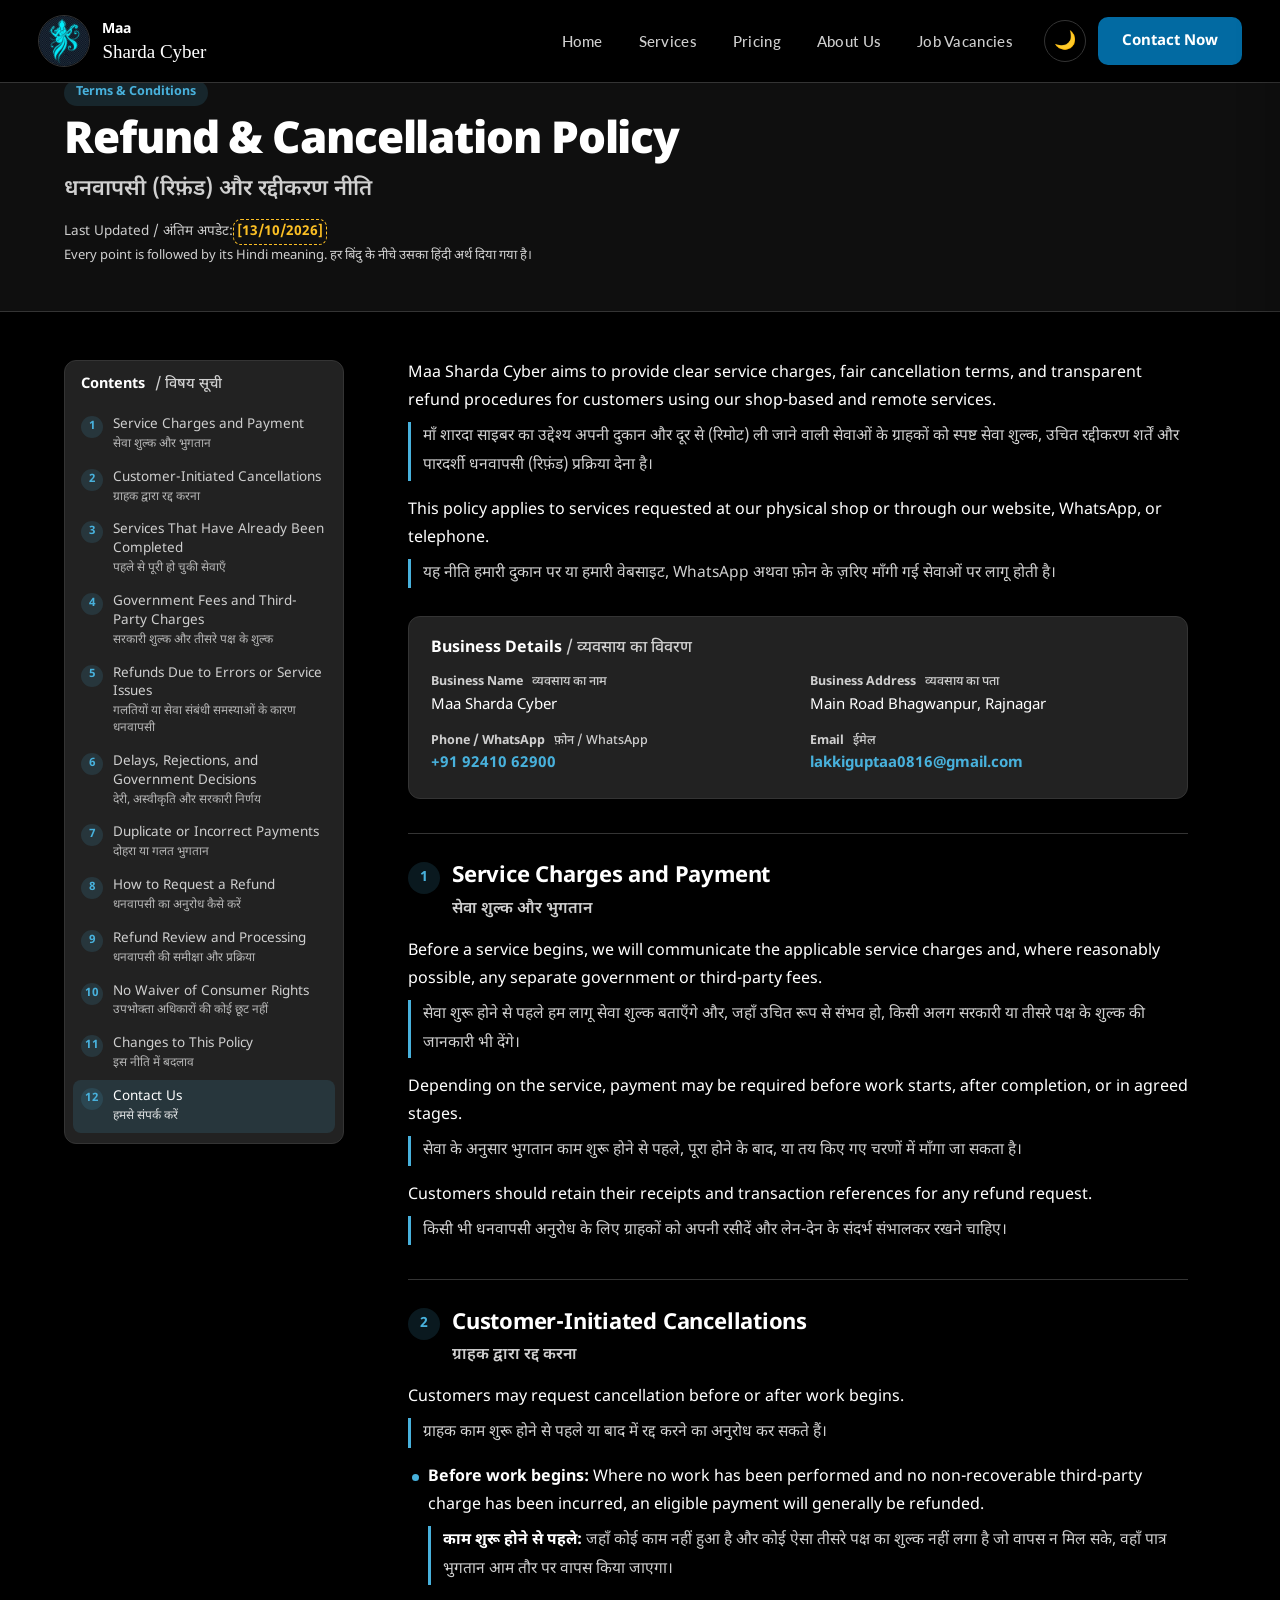
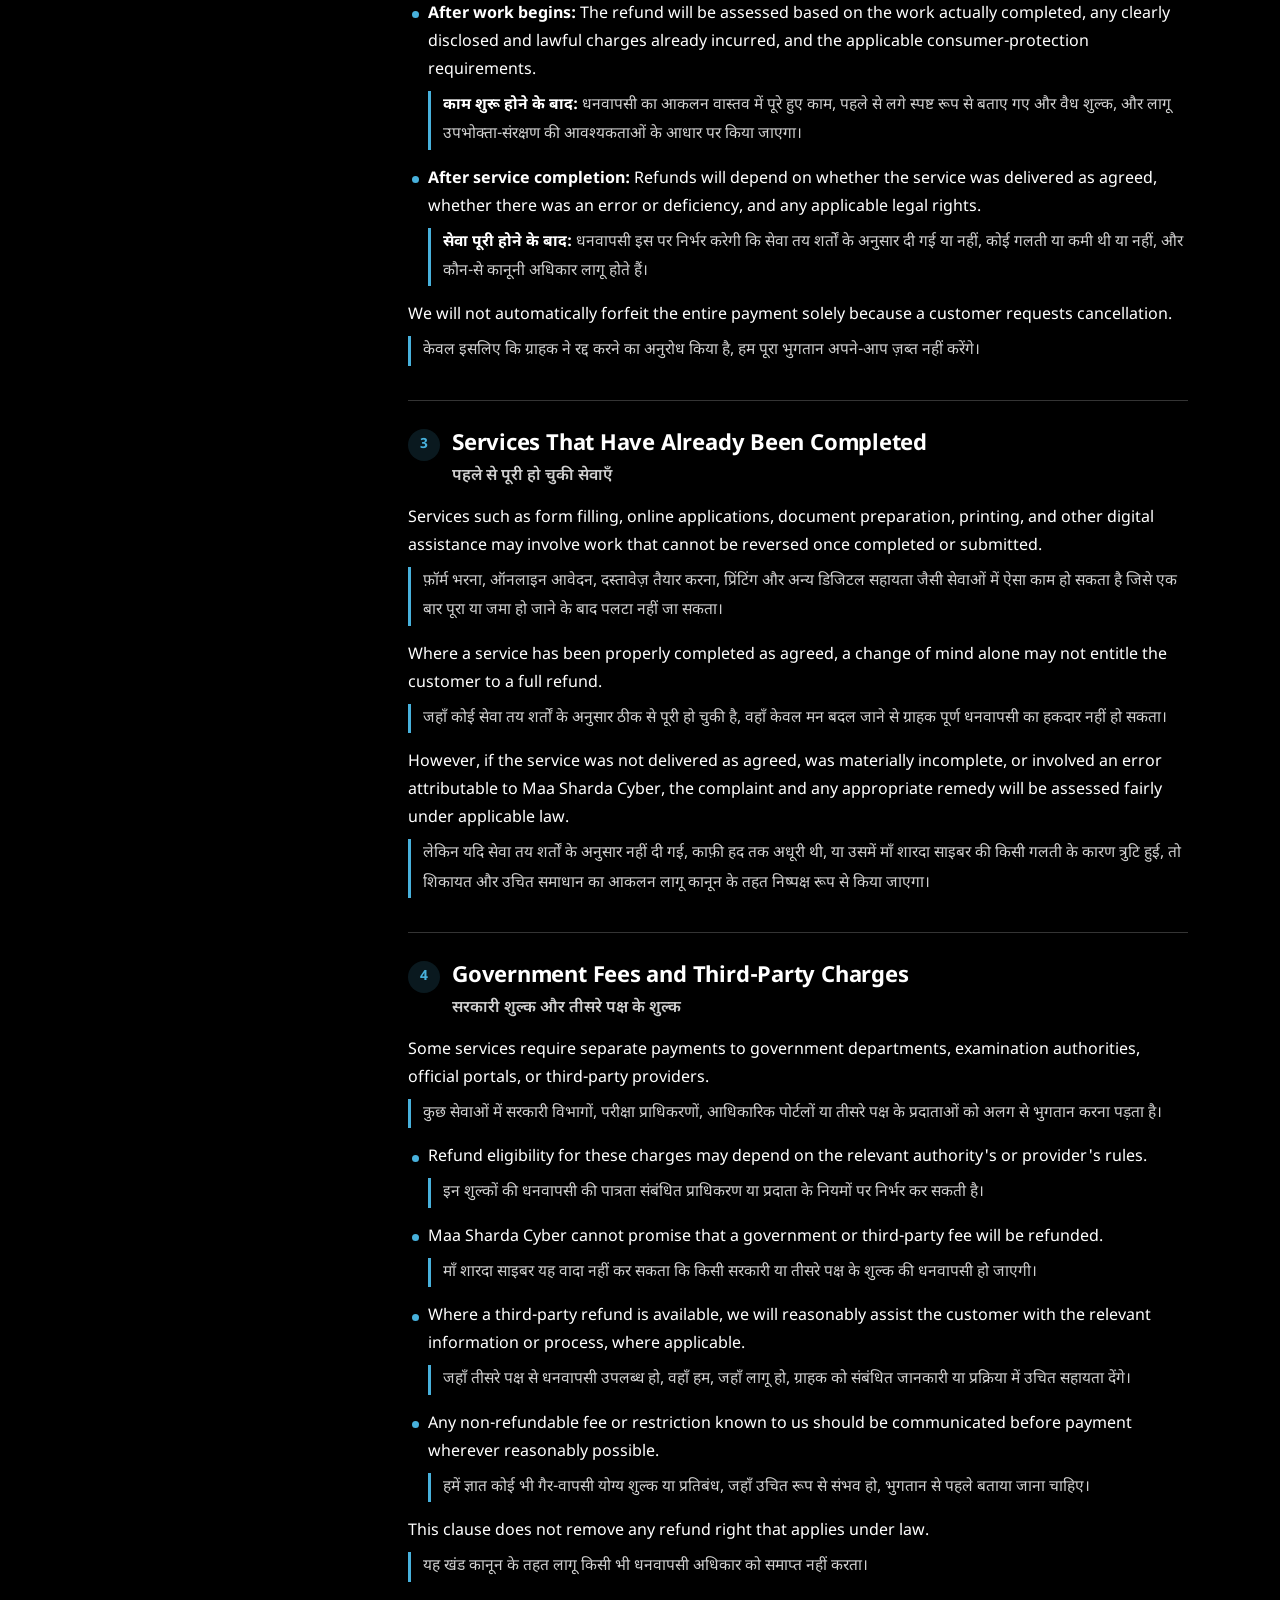
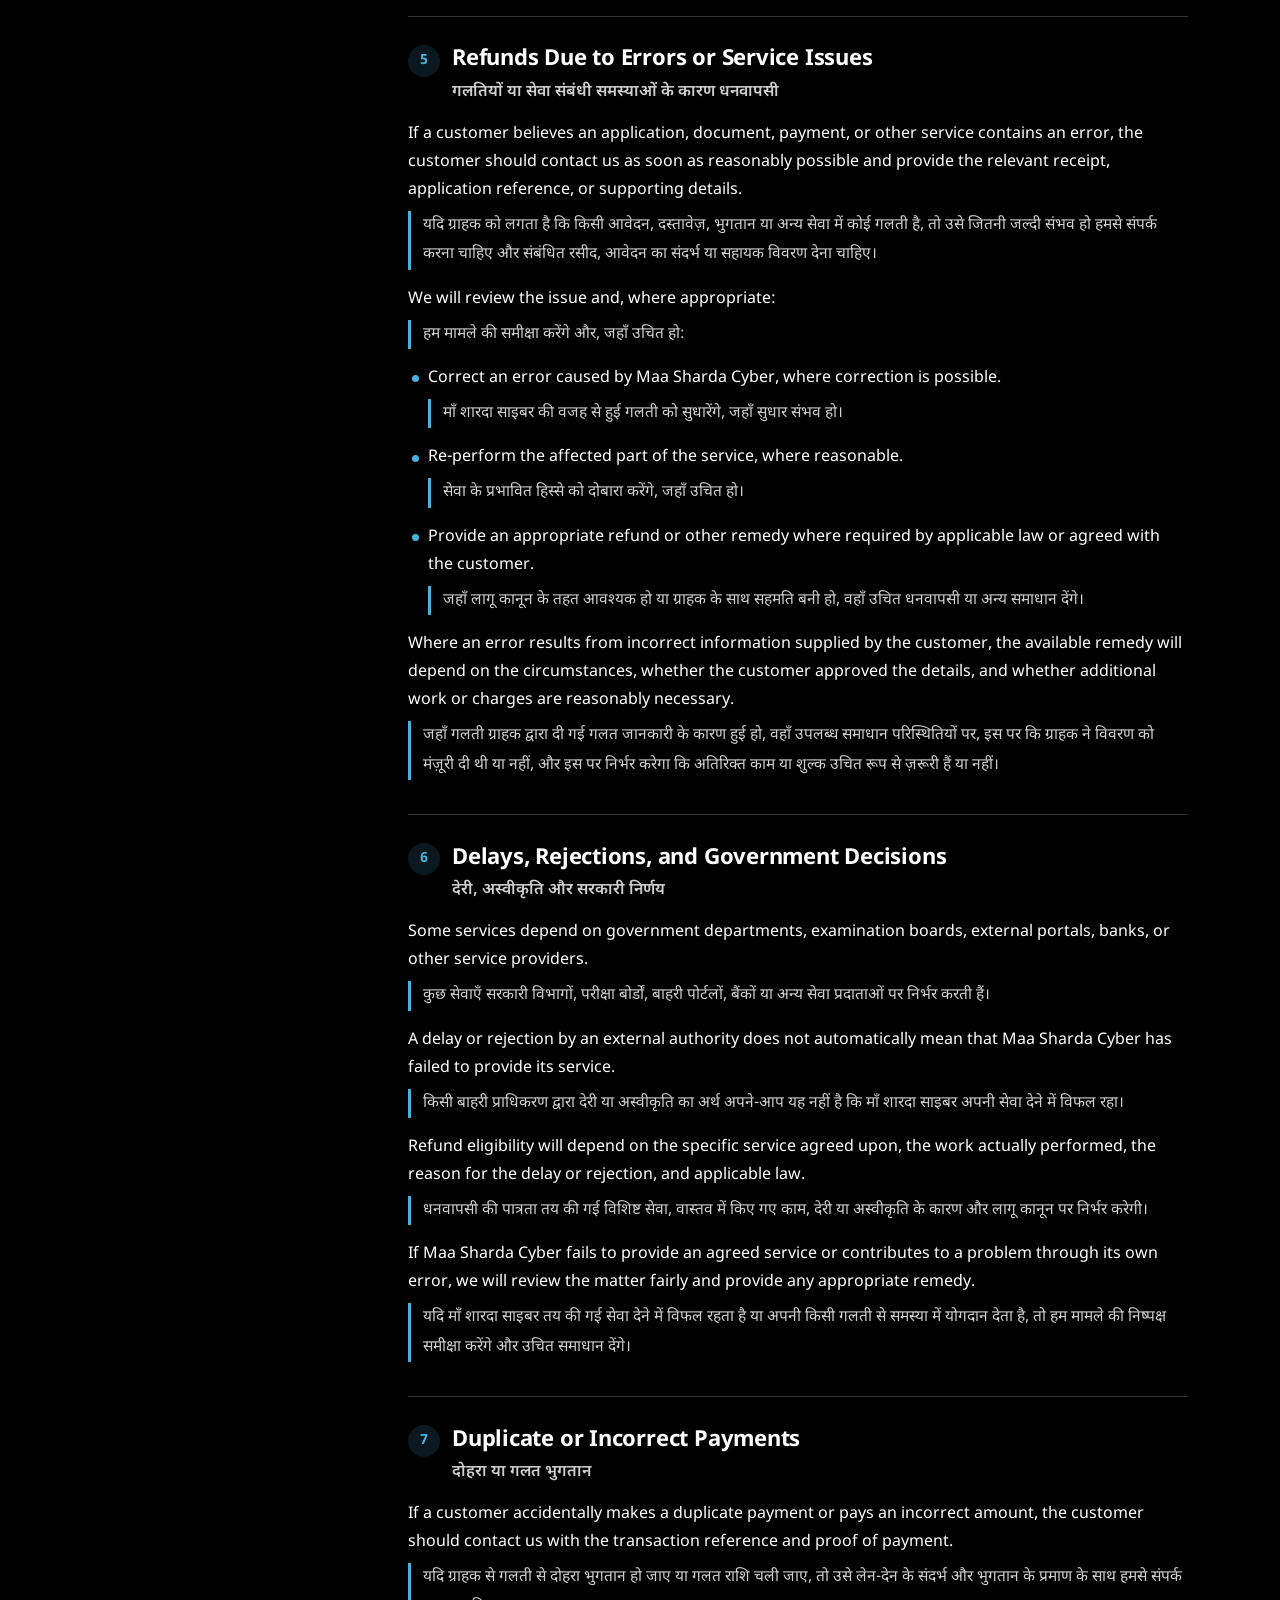
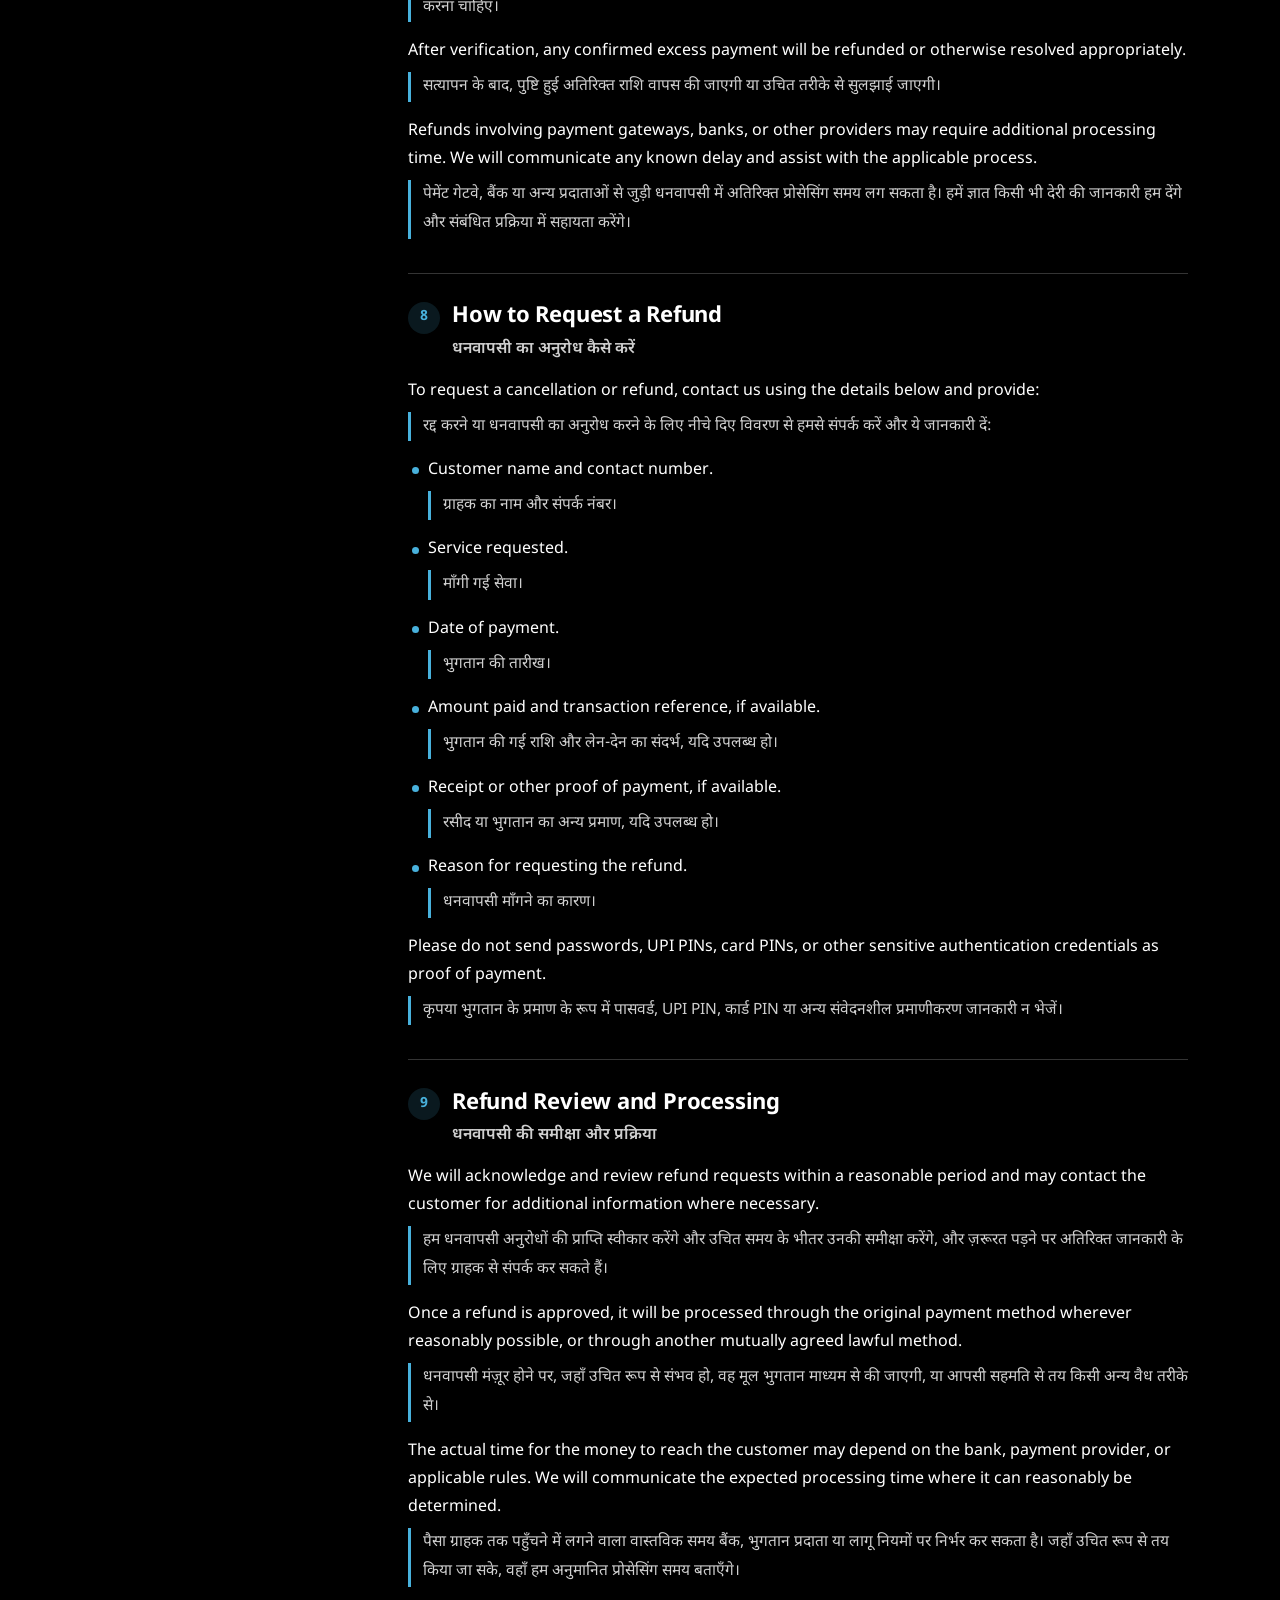
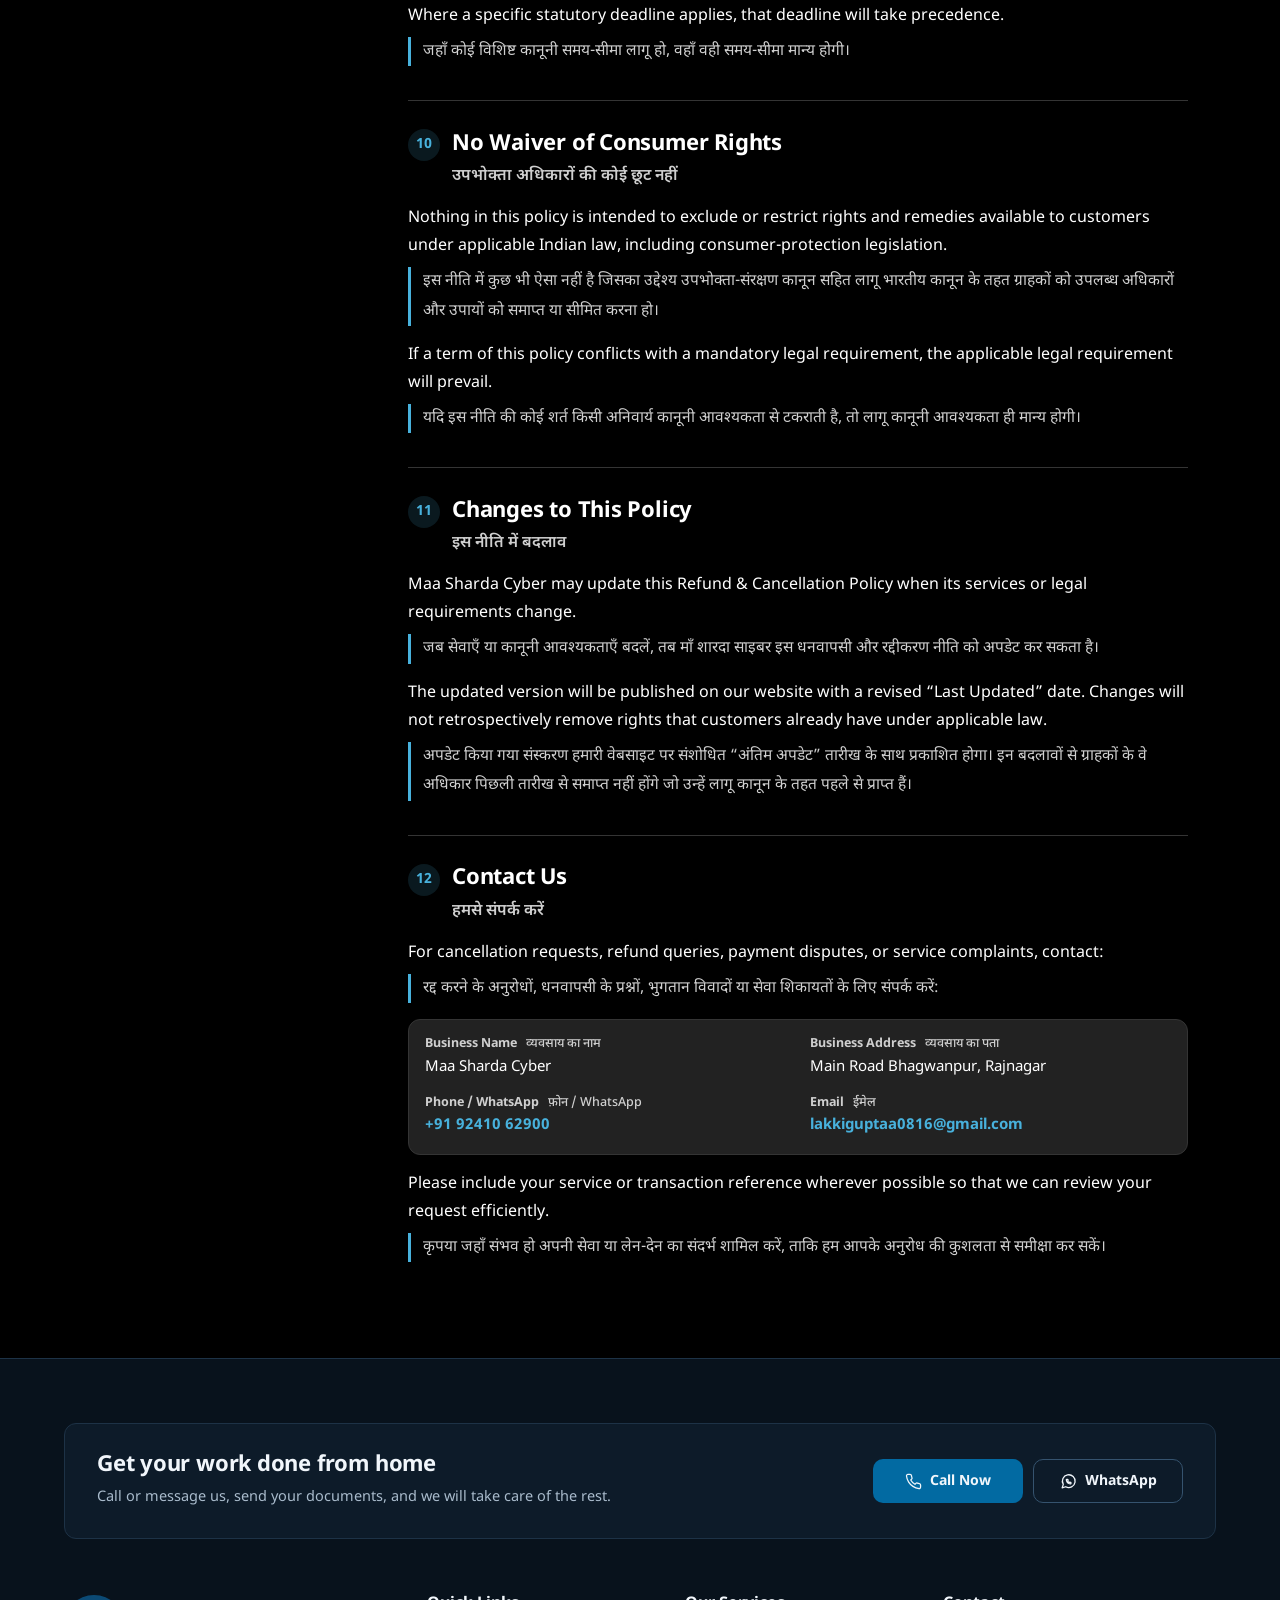
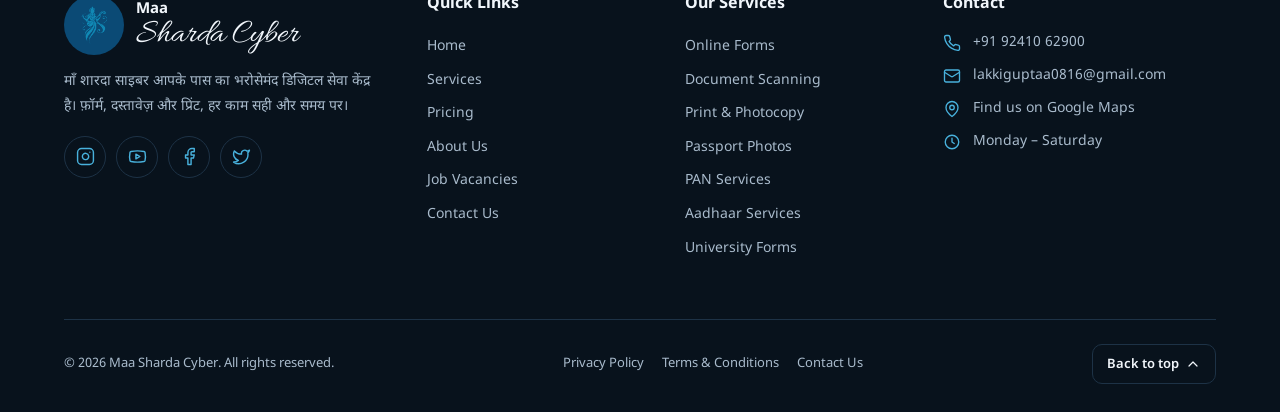
<file: terms-and-conditions.html>
<!DOCTYPE html>
<html lang="en">
  <head>
    <meta charset="UTF-8" />
    <meta name="viewport" content="width=device-width, initial-scale=1.0" />
    <title>Terms &amp; Conditions: Refund &amp; Cancellation Policy | Maa Sharda Cyber</title>
    <meta name="description" content="Terms &amp; Conditions of Maa Sharda Cyber: service charges, cancellations and refunds." />

    <!-- Satoshi -->
    <link href="https://api.fontshare.com/v2/css?f[]=satoshi@300,400,500,700,900&display=swap" rel="stylesheet" />

    <!-- Lato -->
    <link href="https://fonts.googleapis.com/css2?family=Lato:wght@300;400;700&display=swap" rel="stylesheet" />

    <link href="https://fonts.googleapis.com/css2?family=Allura&display=swap" rel="stylesheet" />

    <link rel="preconnect" href="https://fonts.googleapis.com" />
    <link rel="preconnect" href="https://fonts.gstatic.com" crossorigin />

    <link href="https://fonts.googleapis.com/css2?family=Noto+Sans+Devanagari:wght@400;500;600;700&display=swap" rel="stylesheet" />

    <link rel="stylesheet" href="style.css" />
    <link rel="stylesheet" href="footer.css" />
    <link rel="stylesheet" href="legal.css" />
  </head>

  <body class="dark-theme">
    <script>
      try {
        if (localStorage.getItem("theme") === "light-theme") {
          document.body.className = "light-theme";
        }
      } catch (e) {}
    </script>

    <!-- =========================================
     MOBILE DRAWER BACKDROP + HEADER + DRAWER
     (index.html जैसा ही)
========================================= -->

    <div class="drawer-overlay" id="drawerOverlay"></div>

    <!-- =========================================
     HEADER
========================================= -->

    <header class="header">
      <div class="container">
        <nav class="navbar">
          <!-- Logo -->

          <a href="index.html" class="logo-wrapper">
            <div class="logo-image">
              <!-- Replace with your logo -->

              <img src="image_577e3bf5.jpg" alt="Maa Sharda Cyber" />
            </div>

            <div class="logo-content">
              <span class="logo-small"> Maa </span>

              <span class="logo-script"> Sharda Cyber </span>
            </div>
          </a>

          <!-- Desktop Navigation -->

          <div class="desktop-nav">
            <a href="index.html">Home</a>

            <a href="index.html#services"> Services </a>

            <a href="index.html#pricing"> Pricing </a>

            <a href="index.html#about"> About Us </a>

            <a href="#"> Job Vacancies </a>
          </div>

          <!-- Desktop Actions -->

          <div class="desktop-actions">
            <button
              class="theme-toggle"
              id="themeToggle"
              type="button"
              aria-label="Theme Toggle"
            >
              🌙
            </button>

            <a href="index.html#contact" class="contact-btn"> Contact Now </a>
          </div>

          <!-- Mobile Menu -->

          <button
            class="menu-btn"
            id="menuBtn"
            type="button"
            aria-label="Open Menu"
            aria-controls="mobileDrawer"
            aria-expanded="false"
          >
            <span></span>
            <span></span>
            <span></span>
          </button>
        </nav>
      </div>
    </header>

    <!-- =========================================
     MOBILE DRAWER
========================================= -->

    <aside
      class="mobile-drawer"
      id="mobileDrawer"
      role="dialog"
      aria-modal="true"
      aria-hidden="true"
      aria-label="Mobile navigation"
    >
      <div class="drawer-header">
        <h2>Maa Sharda Cyber</h2>

        <button
          class="drawer-close"
          id="drawerClose"
          type="button"
          aria-label="Close menu"
        >
          ✕
        </button>
      </div>

      <!-- Services Dropdown -->

      <div class="drawer-dropdown">
        <button class="dropdown-btn active" type="button" aria-expanded="true">
          <span> Our Services </span>

          <span class="dropdown-icon"> ⌄ </span>
        </button>

        <div class="dropdown-content open">
          <a href="index.html#categories"> Online Forms </a>

          <a href="index.html#categories"> Document Scanning </a>

          <a href="index.html#categories"> Print & Photocopy </a>

          <a href="index.html#categories"> Passport Photos </a>

          <a href="index.html#categories"> Digital Services </a>

          <a href="index.html#categories"> PAN Services </a>

          <a href="index.html#categories"> Aadhaar Services </a>

          <a href="index.html#categories"> University Forms </a>
        </div>
      </div>

      <a href="index.html#pricing" class="drawer-link"> Pricing </a>

      <a href="index.html#about" class="drawer-link"> About Us </a>

      <!-- Jobs Dropdown -->

      <div class="drawer-dropdown">
        <button class="dropdown-btn" type="button" aria-expanded="false">
          <span> New Job Vacancies </span>

          <span class="dropdown-icon"> ⌄ </span>
        </button>

        <div class="dropdown-content">
          <a href="#"> SSC Jobs </a>

          <a href="#"> Railway Jobs </a>

          <a href="#"> Banking Jobs </a>

          <a href="#"> State Jobs </a>

          <a href="#"> Central Govt Jobs </a>
        </div>
      </div>

      <!-- Theme Switch -->

      <div class="drawer-theme">
        <span> Dark Mode </span>

        <label class="switch">
          <input type="checkbox" id="drawerThemeToggle" />

          <span class="slider"></span>
        </label>
      </div>

      <a href="index.html#contact" class="drawer-contact-btn"> Contact Us </a>
    </aside>

    <!-- =========================================
     PAGE
========================================= -->

    <main class="lg-main" id="top">

      <!-- Page heading -->

      <section class="lg-hero">
        <div class="container">

          <nav class="lg-crumbs" aria-label="Breadcrumb">
            <a href="index.html">Home</a>
            <span aria-hidden="true">/</span>
            <span aria-current="page">Terms &amp; Conditions</span>
          </nav>

          <p class="lg-eyebrow">Terms &amp; Conditions</p>

          <h1>Refund &amp; Cancellation Policy</h1>
          <p class="lg-h1-hi" lang="hi">धनवापसी (रिफ़ंड) और रद्दीकरण नीति</p>

          <p class="lg-updated">
            Last Updated <span lang="hi">/ अंतिम अपडेट:</span>
            <strong data-biz="updated">[DD/MM/YYYY]</strong>
          </p>

          <p class="lg-note">
            Every point is followed by its Hindi meaning.
            <span lang="hi">हर बिंदु के नीचे उसका हिंदी अर्थ दिया गया है।</span>
          </p>

        </div>
      </section>

      <!-- Contents + document -->

      <div class="container lg-layout">

        <nav class="lg-toc" aria-label="Contents">
          <details class="lg-toc-box" open>
            <summary>Contents <span lang="hi">/ विषय सूची</span></summary>
            <ol class="lg-toc-list"><li><a href="#s1"><span class="lg-toc-n">1</span><span class="lg-toc-t">Service Charges and Payment<small lang="hi">सेवा शुल्क और भुगतान</small></span></a></li><li><a href="#s2"><span class="lg-toc-n">2</span><span class="lg-toc-t">Customer-Initiated Cancellations<small lang="hi">ग्राहक द्वारा रद्द करना</small></span></a></li><li><a href="#s3"><span class="lg-toc-n">3</span><span class="lg-toc-t">Services That Have Already Been Completed<small lang="hi">पहले से पूरी हो चुकी सेवाएँ</small></span></a></li><li><a href="#s4"><span class="lg-toc-n">4</span><span class="lg-toc-t">Government Fees and Third-Party Charges<small lang="hi">सरकारी शुल्क और तीसरे पक्ष के शुल्क</small></span></a></li><li><a href="#s5"><span class="lg-toc-n">5</span><span class="lg-toc-t">Refunds Due to Errors or Service Issues<small lang="hi">गलतियों या सेवा संबंधी समस्याओं के कारण धनवापसी</small></span></a></li><li><a href="#s6"><span class="lg-toc-n">6</span><span class="lg-toc-t">Delays, Rejections, and Government Decisions<small lang="hi">देरी, अस्वीकृति और सरकारी निर्णय</small></span></a></li><li><a href="#s7"><span class="lg-toc-n">7</span><span class="lg-toc-t">Duplicate or Incorrect Payments<small lang="hi">दोहरा या गलत भुगतान</small></span></a></li><li><a href="#s8"><span class="lg-toc-n">8</span><span class="lg-toc-t">How to Request a Refund<small lang="hi">धनवापसी का अनुरोध कैसे करें</small></span></a></li><li><a href="#s9"><span class="lg-toc-n">9</span><span class="lg-toc-t">Refund Review and Processing<small lang="hi">धनवापसी की समीक्षा और प्रक्रिया</small></span></a></li><li><a href="#s10"><span class="lg-toc-n">10</span><span class="lg-toc-t">No Waiver of Consumer Rights<small lang="hi">उपभोक्ता अधिकारों की कोई छूट नहीं</small></span></a></li><li><a href="#s11"><span class="lg-toc-n">11</span><span class="lg-toc-t">Changes to This Policy<small lang="hi">इस नीति में बदलाव</small></span></a></li><li><a href="#s12"><span class="lg-toc-n">12</span><span class="lg-toc-t">Contact Us<small lang="hi">हमसे संपर्क करें</small></span></a></li></ol>
          </details>
        </nav>

        <article class="lg-doc">

          <div class="lg-intro">
            <div class="lg-pair"><p class="lg-en">Maa Sharda Cyber aims to provide clear service charges, fair cancellation terms, and transparent refund procedures for customers using our shop-based and remote services.</p><p class="lg-hi" lang="hi">माँ शारदा साइबर का उद्देश्य अपनी दुकान और दूर से (रिमोट) ली जाने वाली सेवाओं के ग्राहकों को स्पष्ट सेवा शुल्क, उचित रद्दीकरण शर्तें और पारदर्शी धनवापसी (रिफ़ंड) प्रक्रिया देना है।</p></div>
            <div class="lg-pair"><p class="lg-en">This policy applies to services requested at our physical shop or through our website, WhatsApp, or telephone.</p><p class="lg-hi" lang="hi">यह नीति हमारी दुकान पर या हमारी वेबसाइट, WhatsApp अथवा फ़ोन के ज़रिए माँगी गई सेवाओं पर लागू होती है।</p></div>
          </div>

          <div class="lg-biz-wrap">
            <h2 class="lg-biz-title">Business Details <span lang="hi">/ व्यवसाय का विवरण</span></h2>
            <dl class="lg-biz">
              <div class="lg-biz-row">
                <dt>Business Name <small lang="hi">व्यवसाय का नाम</small></dt>
                <dd><span data-biz="name">Maa Sharda Cyber</span></dd>
              </div>
              <div class="lg-biz-row">
                <dt>Business Address <small lang="hi">व्यवसाय का पता</small></dt>
                <dd data-biz="address">[Enter Your Complete Business Address]</dd>
              </div>
              <div class="lg-biz-row">
                <dt>Phone / WhatsApp <small lang="hi">फ़ोन / WhatsApp</small></dt>
                <dd><a data-biz-link="phone" href="tel:+919241062900"><span data-biz="phone">+91 92410 62900</span></a></dd>
              </div>
              <div class="lg-biz-row">
                <dt>Email <small lang="hi">ईमेल</small></dt>
                <dd><a data-biz-link="email" href="#"><span data-biz="email">[Enter Your Business Email Address]</span></a></dd>
              </div>
            </dl>
          </div>

          <section class="lg-sec" id="s1" aria-labelledby="s1-title">
            <h2 id="s1-title"><span class="lg-num" aria-hidden="true">1</span><span>Service Charges and Payment</span></h2>
            <p class="lg-h2-hi" lang="hi">सेवा शुल्क और भुगतान</p>
            <div class="lg-pair"><p class="lg-en">Before a service begins, we will communicate the applicable service charges and, where reasonably possible, any separate government or third-party fees.</p><p class="lg-hi" lang="hi">सेवा शुरू होने से पहले हम लागू सेवा शुल्क बताएँगे और, जहाँ उचित रूप से संभव हो, किसी अलग सरकारी या तीसरे पक्ष के शुल्क की जानकारी भी देंगे।</p></div>
            <div class="lg-pair"><p class="lg-en">Depending on the service, payment may be required before work starts, after completion, or in agreed stages.</p><p class="lg-hi" lang="hi">सेवा के अनुसार भुगतान काम शुरू होने से पहले, पूरा होने के बाद, या तय किए गए चरणों में माँगा जा सकता है।</p></div>
            <div class="lg-pair"><p class="lg-en">Customers should retain their receipts and transaction references for any refund request.</p><p class="lg-hi" lang="hi">किसी भी धनवापसी अनुरोध के लिए ग्राहकों को अपनी रसीदें और लेन-देन के संदर्भ संभालकर रखने चाहिए।</p></div>
          </section>
          <section class="lg-sec" id="s2" aria-labelledby="s2-title">
            <h2 id="s2-title"><span class="lg-num" aria-hidden="true">2</span><span>Customer-Initiated Cancellations</span></h2>
            <p class="lg-h2-hi" lang="hi">ग्राहक द्वारा रद्द करना</p>
            <div class="lg-pair"><p class="lg-en">Customers may request cancellation before or after work begins.</p><p class="lg-hi" lang="hi">ग्राहक काम शुरू होने से पहले या बाद में रद्द करने का अनुरोध कर सकते हैं।</p></div>
            <ul class="lg-list"><li><span class="lg-en"><strong>Before work begins:</strong> Where no work has been performed and no non-recoverable third-party charge has been incurred, an eligible payment will generally be refunded.</span><span class="lg-hi" lang="hi"><strong>काम शुरू होने से पहले:</strong> जहाँ कोई काम नहीं हुआ है और कोई ऐसा तीसरे पक्ष का शुल्क नहीं लगा है जो वापस न मिल सके, वहाँ पात्र भुगतान आम तौर पर वापस किया जाएगा।</span></li><li><span class="lg-en"><strong>After work begins:</strong> The refund will be assessed based on the work actually completed, any clearly disclosed and lawful charges already incurred, and the applicable consumer-protection requirements.</span><span class="lg-hi" lang="hi"><strong>काम शुरू होने के बाद:</strong> धनवापसी का आकलन वास्तव में पूरे हुए काम, पहले से लगे स्पष्ट रूप से बताए गए और वैध शुल्क, और लागू उपभोक्ता-संरक्षण की आवश्यकताओं के आधार पर किया जाएगा।</span></li><li><span class="lg-en"><strong>After service completion:</strong> Refunds will depend on whether the service was delivered as agreed, whether there was an error or deficiency, and any applicable legal rights.</span><span class="lg-hi" lang="hi"><strong>सेवा पूरी होने के बाद:</strong> धनवापसी इस पर निर्भर करेगी कि सेवा तय शर्तों के अनुसार दी गई या नहीं, कोई गलती या कमी थी या नहीं, और कौन-से कानूनी अधिकार लागू होते हैं।</span></li></ul>
            <div class="lg-pair"><p class="lg-en">We will not automatically forfeit the entire payment solely because a customer requests cancellation.</p><p class="lg-hi" lang="hi">केवल इसलिए कि ग्राहक ने रद्द करने का अनुरोध किया है, हम पूरा भुगतान अपने-आप ज़ब्त नहीं करेंगे।</p></div>
          </section>
          <section class="lg-sec" id="s3" aria-labelledby="s3-title">
            <h2 id="s3-title"><span class="lg-num" aria-hidden="true">3</span><span>Services That Have Already Been Completed</span></h2>
            <p class="lg-h2-hi" lang="hi">पहले से पूरी हो चुकी सेवाएँ</p>
            <div class="lg-pair"><p class="lg-en">Services such as form filling, online applications, document preparation, printing, and other digital assistance may involve work that cannot be reversed once completed or submitted.</p><p class="lg-hi" lang="hi">फ़ॉर्म भरना, ऑनलाइन आवेदन, दस्तावेज़ तैयार करना, प्रिंटिंग और अन्य डिजिटल सहायता जैसी सेवाओं में ऐसा काम हो सकता है जिसे एक बार पूरा या जमा हो जाने के बाद पलटा नहीं जा सकता।</p></div>
            <div class="lg-pair"><p class="lg-en">Where a service has been properly completed as agreed, a change of mind alone may not entitle the customer to a full refund.</p><p class="lg-hi" lang="hi">जहाँ कोई सेवा तय शर्तों के अनुसार ठीक से पूरी हो चुकी है, वहाँ केवल मन बदल जाने से ग्राहक पूर्ण धनवापसी का हकदार नहीं हो सकता।</p></div>
            <div class="lg-pair"><p class="lg-en">However, if the service was not delivered as agreed, was materially incomplete, or involved an error attributable to Maa Sharda Cyber, the complaint and any appropriate remedy will be assessed fairly under applicable law.</p><p class="lg-hi" lang="hi">लेकिन यदि सेवा तय शर्तों के अनुसार नहीं दी गई, काफ़ी हद तक अधूरी थी, या उसमें माँ शारदा साइबर की किसी गलती के कारण त्रुटि हुई, तो शिकायत और उचित समाधान का आकलन लागू कानून के तहत निष्पक्ष रूप से किया जाएगा।</p></div>
          </section>
          <section class="lg-sec" id="s4" aria-labelledby="s4-title">
            <h2 id="s4-title"><span class="lg-num" aria-hidden="true">4</span><span>Government Fees and Third-Party Charges</span></h2>
            <p class="lg-h2-hi" lang="hi">सरकारी शुल्क और तीसरे पक्ष के शुल्क</p>
            <div class="lg-pair"><p class="lg-en">Some services require separate payments to government departments, examination authorities, official portals, or third-party providers.</p><p class="lg-hi" lang="hi">कुछ सेवाओं में सरकारी विभागों, परीक्षा प्राधिकरणों, आधिकारिक पोर्टलों या तीसरे पक्ष के प्रदाताओं को अलग से भुगतान करना पड़ता है।</p></div>
            <ul class="lg-list"><li><span class="lg-en">Refund eligibility for these charges may depend on the relevant authority's or provider's rules.</span><span class="lg-hi" lang="hi">इन शुल्कों की धनवापसी की पात्रता संबंधित प्राधिकरण या प्रदाता के नियमों पर निर्भर कर सकती है।</span></li><li><span class="lg-en">Maa Sharda Cyber cannot promise that a government or third-party fee will be refunded.</span><span class="lg-hi" lang="hi">माँ शारदा साइबर यह वादा नहीं कर सकता कि किसी सरकारी या तीसरे पक्ष के शुल्क की धनवापसी हो जाएगी।</span></li><li><span class="lg-en">Where a third-party refund is available, we will reasonably assist the customer with the relevant information or process, where applicable.</span><span class="lg-hi" lang="hi">जहाँ तीसरे पक्ष से धनवापसी उपलब्ध हो, वहाँ हम, जहाँ लागू हो, ग्राहक को संबंधित जानकारी या प्रक्रिया में उचित सहायता देंगे।</span></li><li><span class="lg-en">Any non-refundable fee or restriction known to us should be communicated before payment wherever reasonably possible.</span><span class="lg-hi" lang="hi">हमें ज्ञात कोई भी गैर-वापसी योग्य शुल्क या प्रतिबंध, जहाँ उचित रूप से संभव हो, भुगतान से पहले बताया जाना चाहिए।</span></li></ul>
            <div class="lg-pair"><p class="lg-en">This clause does not remove any refund right that applies under law.</p><p class="lg-hi" lang="hi">यह खंड कानून के तहत लागू किसी भी धनवापसी अधिकार को समाप्त नहीं करता।</p></div>
          </section>
          <section class="lg-sec" id="s5" aria-labelledby="s5-title">
            <h2 id="s5-title"><span class="lg-num" aria-hidden="true">5</span><span>Refunds Due to Errors or Service Issues</span></h2>
            <p class="lg-h2-hi" lang="hi">गलतियों या सेवा संबंधी समस्याओं के कारण धनवापसी</p>
            <div class="lg-pair"><p class="lg-en">If a customer believes an application, document, payment, or other service contains an error, the customer should contact us as soon as reasonably possible and provide the relevant receipt, application reference, or supporting details.</p><p class="lg-hi" lang="hi">यदि ग्राहक को लगता है कि किसी आवेदन, दस्तावेज़, भुगतान या अन्य सेवा में कोई गलती है, तो उसे जितनी जल्दी संभव हो हमसे संपर्क करना चाहिए और संबंधित रसीद, आवेदन का संदर्भ या सहायक विवरण देना चाहिए।</p></div>
            <div class="lg-pair"><p class="lg-en">We will review the issue and, where appropriate:</p><p class="lg-hi" lang="hi">हम मामले की समीक्षा करेंगे और, जहाँ उचित हो:</p></div>
            <ul class="lg-list"><li><span class="lg-en">Correct an error caused by Maa Sharda Cyber, where correction is possible.</span><span class="lg-hi" lang="hi">माँ शारदा साइबर की वजह से हुई गलती को सुधारेंगे, जहाँ सुधार संभव हो।</span></li><li><span class="lg-en">Re-perform the affected part of the service, where reasonable.</span><span class="lg-hi" lang="hi">सेवा के प्रभावित हिस्से को दोबारा करेंगे, जहाँ उचित हो।</span></li><li><span class="lg-en">Provide an appropriate refund or other remedy where required by applicable law or agreed with the customer.</span><span class="lg-hi" lang="hi">जहाँ लागू कानून के तहत आवश्यक हो या ग्राहक के साथ सहमति बनी हो, वहाँ उचित धनवापसी या अन्य समाधान देंगे।</span></li></ul>
            <div class="lg-pair"><p class="lg-en">Where an error results from incorrect information supplied by the customer, the available remedy will depend on the circumstances, whether the customer approved the details, and whether additional work or charges are reasonably necessary.</p><p class="lg-hi" lang="hi">जहाँ गलती ग्राहक द्वारा दी गई गलत जानकारी के कारण हुई हो, वहाँ उपलब्ध समाधान परिस्थितियों पर, इस पर कि ग्राहक ने विवरण को मंज़ूरी दी थी या नहीं, और इस पर निर्भर करेगा कि अतिरिक्त काम या शुल्क उचित रूप से ज़रूरी हैं या नहीं।</p></div>
          </section>
          <section class="lg-sec" id="s6" aria-labelledby="s6-title">
            <h2 id="s6-title"><span class="lg-num" aria-hidden="true">6</span><span>Delays, Rejections, and Government Decisions</span></h2>
            <p class="lg-h2-hi" lang="hi">देरी, अस्वीकृति और सरकारी निर्णय</p>
            <div class="lg-pair"><p class="lg-en">Some services depend on government departments, examination boards, external portals, banks, or other service providers.</p><p class="lg-hi" lang="hi">कुछ सेवाएँ सरकारी विभागों, परीक्षा बोर्डों, बाहरी पोर्टलों, बैंकों या अन्य सेवा प्रदाताओं पर निर्भर करती हैं।</p></div>
            <div class="lg-pair"><p class="lg-en">A delay or rejection by an external authority does not automatically mean that Maa Sharda Cyber has failed to provide its service.</p><p class="lg-hi" lang="hi">किसी बाहरी प्राधिकरण द्वारा देरी या अस्वीकृति का अर्थ अपने-आप यह नहीं है कि माँ शारदा साइबर अपनी सेवा देने में विफल रहा।</p></div>
            <div class="lg-pair"><p class="lg-en">Refund eligibility will depend on the specific service agreed upon, the work actually performed, the reason for the delay or rejection, and applicable law.</p><p class="lg-hi" lang="hi">धनवापसी की पात्रता तय की गई विशिष्ट सेवा, वास्तव में किए गए काम, देरी या अस्वीकृति के कारण और लागू कानून पर निर्भर करेगी।</p></div>
            <div class="lg-pair"><p class="lg-en">If Maa Sharda Cyber fails to provide an agreed service or contributes to a problem through its own error, we will review the matter fairly and provide any appropriate remedy.</p><p class="lg-hi" lang="hi">यदि माँ शारदा साइबर तय की गई सेवा देने में विफल रहता है या अपनी किसी गलती से समस्या में योगदान देता है, तो हम मामले की निष्पक्ष समीक्षा करेंगे और उचित समाधान देंगे।</p></div>
          </section>
          <section class="lg-sec" id="s7" aria-labelledby="s7-title">
            <h2 id="s7-title"><span class="lg-num" aria-hidden="true">7</span><span>Duplicate or Incorrect Payments</span></h2>
            <p class="lg-h2-hi" lang="hi">दोहरा या गलत भुगतान</p>
            <div class="lg-pair"><p class="lg-en">If a customer accidentally makes a duplicate payment or pays an incorrect amount, the customer should contact us with the transaction reference and proof of payment.</p><p class="lg-hi" lang="hi">यदि ग्राहक से गलती से दोहरा भुगतान हो जाए या गलत राशि चली जाए, तो उसे लेन-देन के संदर्भ और भुगतान के प्रमाण के साथ हमसे संपर्क करना चाहिए।</p></div>
            <div class="lg-pair"><p class="lg-en">After verification, any confirmed excess payment will be refunded or otherwise resolved appropriately.</p><p class="lg-hi" lang="hi">सत्यापन के बाद, पुष्टि हुई अतिरिक्त राशि वापस की जाएगी या उचित तरीके से सुलझाई जाएगी।</p></div>
            <div class="lg-pair"><p class="lg-en">Refunds involving payment gateways, banks, or other providers may require additional processing time. We will communicate any known delay and assist with the applicable process.</p><p class="lg-hi" lang="hi">पेमेंट गेटवे, बैंक या अन्य प्रदाताओं से जुड़ी धनवापसी में अतिरिक्त प्रोसेसिंग समय लग सकता है। हमें ज्ञात किसी भी देरी की जानकारी हम देंगे और संबंधित प्रक्रिया में सहायता करेंगे।</p></div>
          </section>
          <section class="lg-sec" id="s8" aria-labelledby="s8-title">
            <h2 id="s8-title"><span class="lg-num" aria-hidden="true">8</span><span>How to Request a Refund</span></h2>
            <p class="lg-h2-hi" lang="hi">धनवापसी का अनुरोध कैसे करें</p>
            <div class="lg-pair"><p class="lg-en">To request a cancellation or refund, contact us using the details below and provide:</p><p class="lg-hi" lang="hi">रद्द करने या धनवापसी का अनुरोध करने के लिए नीचे दिए विवरण से हमसे संपर्क करें और ये जानकारी दें:</p></div>
            <ul class="lg-list"><li><span class="lg-en">Customer name and contact number.</span><span class="lg-hi" lang="hi">ग्राहक का नाम और संपर्क नंबर।</span></li><li><span class="lg-en">Service requested.</span><span class="lg-hi" lang="hi">माँगी गई सेवा।</span></li><li><span class="lg-en">Date of payment.</span><span class="lg-hi" lang="hi">भुगतान की तारीख।</span></li><li><span class="lg-en">Amount paid and transaction reference, if available.</span><span class="lg-hi" lang="hi">भुगतान की गई राशि और लेन-देन का संदर्भ, यदि उपलब्ध हो।</span></li><li><span class="lg-en">Receipt or other proof of payment, if available.</span><span class="lg-hi" lang="hi">रसीद या भुगतान का अन्य प्रमाण, यदि उपलब्ध हो।</span></li><li><span class="lg-en">Reason for requesting the refund.</span><span class="lg-hi" lang="hi">धनवापसी माँगने का कारण।</span></li></ul>
            <div class="lg-pair"><p class="lg-en">Please do not send passwords, UPI PINs, card PINs, or other sensitive authentication credentials as proof of payment.</p><p class="lg-hi" lang="hi">कृपया भुगतान के प्रमाण के रूप में पासवर्ड, UPI PIN, कार्ड PIN या अन्य संवेदनशील प्रमाणीकरण जानकारी न भेजें।</p></div>
          </section>
          <section class="lg-sec" id="s9" aria-labelledby="s9-title">
            <h2 id="s9-title"><span class="lg-num" aria-hidden="true">9</span><span>Refund Review and Processing</span></h2>
            <p class="lg-h2-hi" lang="hi">धनवापसी की समीक्षा और प्रक्रिया</p>
            <div class="lg-pair"><p class="lg-en">We will acknowledge and review refund requests within a reasonable period and may contact the customer for additional information where necessary.</p><p class="lg-hi" lang="hi">हम धनवापसी अनुरोधों की प्राप्ति स्वीकार करेंगे और उचित समय के भीतर उनकी समीक्षा करेंगे, और ज़रूरत पड़ने पर अतिरिक्त जानकारी के लिए ग्राहक से संपर्क कर सकते हैं।</p></div>
            <div class="lg-pair"><p class="lg-en">Once a refund is approved, it will be processed through the original payment method wherever reasonably possible, or through another mutually agreed lawful method.</p><p class="lg-hi" lang="hi">धनवापसी मंज़ूर होने पर, जहाँ उचित रूप से संभव हो, वह मूल भुगतान माध्यम से की जाएगी, या आपसी सहमति से तय किसी अन्य वैध तरीके से।</p></div>
            <div class="lg-pair"><p class="lg-en">The actual time for the money to reach the customer may depend on the bank, payment provider, or applicable rules. We will communicate the expected processing time where it can reasonably be determined.</p><p class="lg-hi" lang="hi">पैसा ग्राहक तक पहुँचने में लगने वाला वास्तविक समय बैंक, भुगतान प्रदाता या लागू नियमों पर निर्भर कर सकता है। जहाँ उचित रूप से तय किया जा सके, वहाँ हम अनुमानित प्रोसेसिंग समय बताएँगे।</p></div>
            <div class="lg-pair"><p class="lg-en">Where a specific statutory deadline applies, that deadline will take precedence.</p><p class="lg-hi" lang="hi">जहाँ कोई विशिष्ट कानूनी समय-सीमा लागू हो, वहाँ वही समय-सीमा मान्य होगी।</p></div>
          </section>
          <section class="lg-sec" id="s10" aria-labelledby="s10-title">
            <h2 id="s10-title"><span class="lg-num" aria-hidden="true">10</span><span>No Waiver of Consumer Rights</span></h2>
            <p class="lg-h2-hi" lang="hi">उपभोक्ता अधिकारों की कोई छूट नहीं</p>
            <div class="lg-pair"><p class="lg-en">Nothing in this policy is intended to exclude or restrict rights and remedies available to customers under applicable Indian law, including consumer-protection legislation.</p><p class="lg-hi" lang="hi">इस नीति में कुछ भी ऐसा नहीं है जिसका उद्देश्य उपभोक्ता-संरक्षण कानून सहित लागू भारतीय कानून के तहत ग्राहकों को उपलब्ध अधिकारों और उपायों को समाप्त या सीमित करना हो।</p></div>
            <div class="lg-pair"><p class="lg-en">If a term of this policy conflicts with a mandatory legal requirement, the applicable legal requirement will prevail.</p><p class="lg-hi" lang="hi">यदि इस नीति की कोई शर्त किसी अनिवार्य कानूनी आवश्यकता से टकराती है, तो लागू कानूनी आवश्यकता ही मान्य होगी।</p></div>
          </section>
          <section class="lg-sec" id="s11" aria-labelledby="s11-title">
            <h2 id="s11-title"><span class="lg-num" aria-hidden="true">11</span><span>Changes to This Policy</span></h2>
            <p class="lg-h2-hi" lang="hi">इस नीति में बदलाव</p>
            <div class="lg-pair"><p class="lg-en">Maa Sharda Cyber may update this Refund &amp; Cancellation Policy when its services or legal requirements change.</p><p class="lg-hi" lang="hi">जब सेवाएँ या कानूनी आवश्यकताएँ बदलें, तब माँ शारदा साइबर इस धनवापसी और रद्दीकरण नीति को अपडेट कर सकता है।</p></div>
            <div class="lg-pair"><p class="lg-en">The updated version will be published on our website with a revised “Last Updated” date. Changes will not retrospectively remove rights that customers already have under applicable law.</p><p class="lg-hi" lang="hi">अपडेट किया गया संस्करण हमारी वेबसाइट पर संशोधित “अंतिम अपडेट” तारीख के साथ प्रकाशित होगा। इन बदलावों से ग्राहकों के वे अधिकार पिछली तारीख से समाप्त नहीं होंगे जो उन्हें लागू कानून के तहत पहले से प्राप्त हैं।</p></div>
          </section>
          <section class="lg-sec" id="s12" aria-labelledby="s12-title">
            <h2 id="s12-title"><span class="lg-num" aria-hidden="true">12</span><span>Contact Us</span></h2>
            <p class="lg-h2-hi" lang="hi">हमसे संपर्क करें</p>
            <div class="lg-pair"><p class="lg-en">For cancellation requests, refund queries, payment disputes, or service complaints, contact:</p><p class="lg-hi" lang="hi">रद्द करने के अनुरोधों, धनवापसी के प्रश्नों, भुगतान विवादों या सेवा शिकायतों के लिए संपर्क करें:</p></div>
            <dl class="lg-biz">
              <div class="lg-biz-row">
                <dt>Business Name <small lang="hi">व्यवसाय का नाम</small></dt>
                <dd><span data-biz="name">Maa Sharda Cyber</span></dd>
              </div>
              <div class="lg-biz-row">
                <dt>Business Address <small lang="hi">व्यवसाय का पता</small></dt>
                <dd data-biz="address">[Enter Your Complete Business Address]</dd>
              </div>
              <div class="lg-biz-row">
                <dt>Phone / WhatsApp <small lang="hi">फ़ोन / WhatsApp</small></dt>
                <dd><a data-biz-link="phone" href="tel:+919241062900"><span data-biz="phone">+91 92410 62900</span></a></dd>
              </div>
              <div class="lg-biz-row">
                <dt>Email <small lang="hi">ईमेल</small></dt>
                <dd><a data-biz-link="email" href="#"><span data-biz="email">lakkiguptaa0816@gmail.com</span></a></dd>
              </div>
            </dl>
            <div class="lg-pair"><p class="lg-en">Please include your service or transaction reference wherever possible so that we can review your request efficiently.</p><p class="lg-hi" lang="hi">कृपया जहाँ संभव हो अपनी सेवा या लेन-देन का संदर्भ शामिल करें, ताकि हम आपके अनुरोध की कुशलता से समीक्षा कर सकें।</p></div>
          </section>

        </article>

      </div>

    </main>

    <!-- =========================================
     FOOTER (index.html जैसा ही)
========================================= -->

    <footer class="site-footer" id="footer">

    <div class="container">

        <!-- =====================================
             CALL TO ACTION
        ====================================== -->

        <div class="ft-cta">

            <div class="ft-cta-text">
                <h2 class="ft-cta-title">Get your work done from home</h2>
                <p>Call or message us, send your documents, and we will take care of the rest.</p>
            </div>

            <div class="ft-cta-actions">

                <a class="ft-btn ft-btn-primary" href="tel:+919241062900">
                    <svg viewBox="0 0 24 24" aria-hidden="true"><path d="M22 16.92v3a2 2 0 0 1-2.18 2 19.79 19.79 0 0 1-8.63-3.07 19.5 19.5 0 0 1-6-6 19.79 19.79 0 0 1-3.07-8.67A2 2 0 0 1 4.11 2h3a2 2 0 0 1 2 1.72 12.84 12.84 0 0 0 .7 2.81 2 2 0 0 1-.45 2.11L8.09 9.91a16 16 0 0 0 6 6l1.27-1.27a2 2 0 0 1 2.11-.45 12.84 12.84 0 0 0 2.81.7A2 2 0 0 1 22 16.92z"/></svg>
                    Call Now
                </a>

                <a class="ft-btn ft-btn-outline" href="https://wa.me/919241062900" target="_blank" rel="noopener noreferrer">
                    <svg viewBox="0 0 24 24" aria-hidden="true"><path d="M3 21l1.65-4.9A9 9 0 1 1 8.1 19.4L3 21z"/><g transform="translate(8.2 8.2) scale(.33)"><path stroke-width="5.4" d="M22 16.92v3a2 2 0 0 1-2.18 2 19.79 19.79 0 0 1-8.63-3.07 19.5 19.5 0 0 1-6-6 19.79 19.79 0 0 1-3.07-8.67A2 2 0 0 1 4.11 2h3a2 2 0 0 1 2 1.72 12.84 12.84 0 0 0 .7 2.81 2 2 0 0 1-.45 2.11L8.09 9.91a16 16 0 0 0 6 6l1.27-1.27a2 2 0 0 1 2.11-.45 12.84 12.84 0 0 0 2.81.7A2 2 0 0 1 22 16.92z"/></g></svg>
                    WhatsApp
                </a>

            </div>

        </div>

        <!-- =====================================
             COLUMNS
        ====================================== -->

        <div class="ft-cols">

            <!-- Brand + about + social -->

            <div class="ft-brand">

                <a href="index.html" class="ft-brand-link" aria-label="Maa Sharda Cyber, back to top">

                    <span class="ft-badge" aria-hidden="true">
                        <span class="ft-logo"></span>
                    </span>

                    <span class="ft-brand-name">
                        <span class="ft-brand-small">Maa</span>
                        <span class="ft-brand-script">Sharda Cyber</span>
                    </span>

                </a>

                <p class="ft-about">
                    माँ शारदा साइबर आपके पास का भरोसेमंद डिजिटल सेवा केंद्र है।
                    फ़ॉर्म, दस्तावेज़ और प्रिंट, हर काम सही और समय पर।
                </p>

                <ul class="ft-social" aria-label="Social media">

                    <li>
                        <a href="https://www.instagram.com/shardacyber_0099/" target="_blank" rel="noopener noreferrer" aria-label="Instagram">
                            <svg viewBox="0 0 24 24" aria-hidden="true"><rect width="20" height="20" x="2" y="2" rx="5" ry="5"/><path d="M16 11.37A4 4 0 1 1 12.63 8 4 4 0 0 1 16 11.37z"/><path d="M17.5 6.5h.01"/></svg>
                        </a>
                    </li>

                    <li>
                        <!-- DEMO link: अपना YouTube channel link डालें -->
                        <a href="https://www.youtube.com/@your-channel" target="_blank" rel="noopener noreferrer" aria-label="YouTube">
                            <svg viewBox="0 0 24 24" aria-hidden="true"><path d="M2.5 17a24.12 24.12 0 0 1 0-10 2 2 0 0 1 1.4-1.4 49.56 49.56 0 0 1 16.2 0A2 2 0 0 1 21.5 7a24.12 24.12 0 0 1 0 10 2 2 0 0 1-1.4 1.4 49.55 49.55 0 0 1-16.2 0A2 2 0 0 1 2.5 17"/><path d="m10 15 5-3-5-3z"/></svg>
                        </a>
                    </li>

                    <li>
                        <!-- DEMO link: अपना Facebook page link डालें -->
                        <a href="https://www.facebook.com/your-page" target="_blank" rel="noopener noreferrer" aria-label="Facebook">
                            <svg viewBox="0 0 24 24" aria-hidden="true"><path d="M18 2h-3a5 5 0 0 0-5 5v3H7v4h3v8h4v-8h3l1-4h-4V7a1 1 0 0 1 1-1h3z"/></svg>
                        </a>
                    </li>

                    <li>
                        <!-- DEMO link: अपना Twitter link डालें -->
                        <a href="https://twitter.com/your-handle" target="_blank" rel="noopener noreferrer" aria-label="Twitter">
                            <svg viewBox="0 0 24 24" aria-hidden="true"><path d="M22 4s-.7 2.1-2 3.4c1.6 10-9.4 17.3-18 11.6 2.2.1 4.4-.6 6-2C3 15.5.5 9.6 3 5c2.2 2.6 5.6 4.1 9 4-.9-4.2 4-6.6 7-3.8 1.1 0 3-1.2 3-1.2z"/></svg>
                        </a>
                    </li>

                </ul>

            </div>

            <!-- Quick links -->

            <nav class="ft-links" aria-label="Quick links">

                <h2 class="ft-title">Quick Links</h2>

                <ul>
                    <li><a href="index.html">Home</a></li>
                    <li><a href="index.html#services">Services</a></li>
                    <li><a href="index.html#pricing">Pricing</a></li>
                    <li><a href="index.html#about">About Us</a></li>
                    <li><a href="#">Job Vacancies</a></li>
                    <li><a href="index.html#contact">Contact Us</a></li>
                </ul>

            </nav>

            <!-- Our services -->

            <nav class="ft-links" aria-label="Our services">

                <h2 class="ft-title">Our Services</h2>

                <ul>
                    <li><a href="index.html#categories">Online Forms</a></li>
                    <li><a href="index.html#categories">Document Scanning</a></li>
                    <li><a href="index.html#categories">Print &amp; Photocopy</a></li>
                    <li><a href="index.html#categories">Passport Photos</a></li>
                    <li><a href="index.html#categories">PAN Services</a></li>
                    <li><a href="index.html#categories">Aadhaar Services</a></li>
                    <li><a href="index.html#categories">University Forms</a></li>
                </ul>

            </nav>

            <!-- Contact -->

            <div class="ft-contact">

                <h2 class="ft-title">Contact</h2>

                <ul>

                    <li>
                        <svg viewBox="0 0 24 24" aria-hidden="true"><path d="M22 16.92v3a2 2 0 0 1-2.18 2 19.79 19.79 0 0 1-8.63-3.07 19.5 19.5 0 0 1-6-6 19.79 19.79 0 0 1-3.07-8.67A2 2 0 0 1 4.11 2h3a2 2 0 0 1 2 1.72 12.84 12.84 0 0 0 .7 2.81 2 2 0 0 1-.45 2.11L8.09 9.91a16 16 0 0 0 6 6l1.27-1.27a2 2 0 0 1 2.11-.45 12.84 12.84 0 0 0 2.81.7A2 2 0 0 1 22 16.92z"/></svg>
                        <a href="tel:+919241062900">+91 92410 62900</a>
                    </li>

                    <li>
                        <svg viewBox="0 0 24 24" aria-hidden="true"><rect width="20" height="16" x="2" y="4" rx="2"/><path d="m22 7-8.97 5.7a1.94 1.94 0 0 1-2.06 0L2 7"/></svg>
                        <!-- DEMO email: अपना असली email यहाँ (दोनों जगह) डालें -->
                        <a href="mailto:lakkiguptaa0816@gmail.com">lakkiguptaa0816@gmail.com</a>
                    </li>

                    <li>
                        <svg viewBox="0 0 24 24" aria-hidden="true"><path d="M20 10c0 6-8 12-8 12s-8-6-8-12a8 8 0 0 1 16 0Z"/><circle cx="12" cy="10" r="3"/></svg>
                        <a href="https://maps.app.goo.gl/QKYQZ7fWPP4RtKxd8" target="_blank" rel="noopener noreferrer">Find us on Google Maps</a>
                    </li>

                    <li>
                        <svg viewBox="0 0 24 24" aria-hidden="true"><circle cx="12" cy="12" r="9"/><path d="M12 7v5l3 2"/></svg>
                        <span>Monday – Saturday</span>
                    </li>

                </ul>

            </div>

        </div>

        <!-- =====================================
             BOTTOM BAR
        ====================================== -->

        <div class="ft-bottom">

            <p class="ft-copy">&copy; <span id="ftYear">2026</span> Maa Sharda Cyber. All rights reserved.</p>

            <ul class="ft-legal" aria-label="Legal">
                <!-- ये pages बाद में बनेंगे, तब तक ये नाम रखे हैं -->
                <li><a href="privacy-policy.html">Privacy Policy</a></li>
                <li><a href="terms-and-conditions.html" aria-current="page">Terms &amp; Conditions</a></li>
                <li><a href="index.html#contact">Contact Us</a></li>
            </ul>

            <a href="#" class="ft-top">
                Back to top
                <svg viewBox="0 0 24 24" aria-hidden="true"><path d="m6 15 6-6 6 6"/></svg>
            </a>

        </div>

    </div>

</footer>

    <script src="script.js"></script>
    <script src="footer.js"></script>
    <script src="legal.js"></script>
  </body>
</html>
</file>
<file: style.css>
/* =========================================
   BASE
========================================= */

:root {
    --primary: #1188B5;
    --primary-bg:#026AA2;
    --primary-text:#48B1DC;
    --primary-dark: #0D6F93;
    --radius-sm: 8px;
    --radius-md: 10px;
    --radius-lg: 12px;
    --transition: 220ms ease;
}

* {
    box-sizing: border-box;
    margin: 0;
    padding: 0;
}

html {
    scroll-behavior: smooth;
}

body {
    min-width: 320px;
    min-height: 100vh;
    /* Satoshi के बाद Noto Sans Devanagari को जोड़ दिया है */
    font-family: "Satoshi", "Noto Sans Devanagari", sans-serif;
    background: var(--bg);
    color: var(--text);
    transition: background var(--transition), color var(--transition);
}

body.drawer-open {
    overflow: hidden;
}

body.dark-theme {
    --bg: #000000;
    --bg-secondary: #0F0F0F;
    --card-bg: #222222;
    --card-bg-hover: #292929;
    --border: #343434;
    --text: #FFFFFF;
    --text-secondary: #CFCFCF;
    --drawer-bg: #121212;
    --overlay: rgba(0, 0, 0, 0.45);
}

body.light-theme {
    --bg: #F7F8FA;
    --bg-secondary: #FFFFFF;
    --card-bg: #FFFFFF;
    --card-bg-hover: #F4F4F4;
    --border: #E5E7EB;
    --text: #111827;
    --text-secondary: #6B7280;
    --drawer-bg: #FFFFFF;
    --overlay: rgba(0, 0, 0, 0.15);
}

img {
    display: block;
    max-width: 100%;
    user-select: none;
    -webkit-user-drag: none;
}

a {
    color: inherit;
    text-decoration: none;
}

button {
    border: 0;
    background: none;
    color: inherit;
    cursor: pointer;
    font: inherit;
}

h1,
h2,
h3 {
    color: var(--text);
    font-weight: 700;
}

p {
    color: var(--text-secondary);
}

.container {
    width: min(1250px, 90%); /* डेस्कटॉप पर मार्जिन बढ़ाने के लिए चौड़ाई थोड़ी कम की */
    margin-inline: auto;
}

.header .container {
    width: min(1360px, 94%); /* इससे लोगो और Contact Now बटन किनारों पर खिसक जाएंगे */
}


/* =========================================
   SHARED CONTROLS
========================================= */

.contact-btn,
.hero-btn,
.drawer-contact-btn {
    display: inline-flex;
    align-items: center;
    justify-content: center;
    min-height: 48px;
    padding: 0 24px;
    border-radius: var(--radius-md);
    background: var(--primary-bg);
    color: #FFFFFF;
    font-size: 15px;
    font-weight: 700;
    transition: background var(--transition), transform var(--transition);
}

.contact-btn:hover,
.hero-btn:hover,
.drawer-contact-btn:hover {
    background: var(--primary-dark);
}

.contact-btn:active,
.hero-btn:active,
.drawer-contact-btn:active {
    transform: translateY(1px);
}

button:focus-visible,
a:focus-visible,
input:focus-visible,
textarea:focus-visible {
    outline: 2px solid var(--primary);
    outline-offset: 3px;
}

.nav-logo {
    content: url("image/sharda-logo-white.webp");
}

body.light-theme .nav-logo {
    content: url("image/sharda-swirl-blue.webp");
}

/* =========================================
   HEADER AND NAVIGATION
========================================= */

.header {
    position: fixed;
    top: 0;
    z-index: 50;
    width: 100%;
    opacity: 1;
    border-bottom: 1px solid var(--border);
    background: var(--bg);
        transition: background var(--transition), 
                box-shadow var(--transition), 
                transform 0.7s cubic-bezier(0.25, 1, 0.5, 1), 
                opacity 0.7s ease-in-out;
}

.header-hidden {
    opacity: 0;
    transform: translateY(-10px); 
    pointer-events: none; 
}

.navbar {
    display: flex;
    align-items: center;
    gap: clamp(18px, 2.4vw, 32px);
    min-height: 82px;
}

.logo-wrapper {
    display: inline-flex;
    flex: 0 0 auto;
    align-items: center;
    gap: 12px;
}

.logo-image {
    width: 52px;
    height: 52px;
    overflow: hidden;
    border: 1px solid var(--border);
    border-radius: 50%;
}

.logo-image img {
    width: 100%;
    height: 100%;
    object-fit: cover;
}

.logo-content {
    display: flex;
    flex-direction: column;
    justify-content: center;
    align-self: stretch;
    line-height: 1;
}

.logo-small {
    font-size: 14px;
    font-weight: 700;
    line-height: 1;
}

.logo-script {
    font-family: "Segoe Script", cursive;
    font-size: 19px;
    line-height: 0.78;
    white-space: nowrap;
    margin-top: 8px;
}

.desktop-nav {
    display: flex;
    align-items: center;
    gap: clamp(22px, 2.8vw, 40px);
    margin-left: auto;
    font-family: "Lato", sans-serif;
}

.desktop-nav a {
    position: relative;
    color: var(--text-secondary);
    font-size: 15px;
    font-weight: 500; /* भारीपन थोड़ा कम किया (500) */
    letter-spacing: 0.02em; /* अक्षरों के बीच हल्का स्पेस दिया */
    transition: color var(--transition);
}

.desktop-nav a::after {
    position: absolute;
    right: 0;
    bottom: -7px;
    left: 0;
    height: 2px;
    background: var(--primary);
    content: "";
    transform: scaleX(0);
    transform-origin: left;
    transition: transform var(--transition);
}

.desktop-nav a:hover {
    color: var(--primary);
}

.desktop-nav a:hover::after {
    transform: scaleX(1);
}

.desktop-actions {
    display: flex;
    flex: 0 0 auto;
    align-items: center;
    gap: 12px;
}

.theme-toggle,
.menu-btn,
.drawer-close {
    display: inline-flex;
    align-items: center;
    justify-content: center;
    width: 42px;
    height: 42px;
    border: 1px solid var(--border);
    color: var(--text);
    transition: border-color var(--transition), background var(--transition);
}

.theme-toggle,
.drawer-close {
    border-radius: 50%;
}

.theme-toggle {
    font-size: 18px;
}

.theme-toggle:hover,
.drawer-close:hover,
.menu-btn:hover {
    border-color: var(--primary);
}

.menu-btn {
    display: none;
    flex-direction: column;
    gap: 5px;
    border-radius: var(--radius-sm);
}

.menu-btn span {
    display: block;
    width: 22px;
    height: 2px;
    border-radius: 2px;
    background: var(--text);
}

/* =========================================
   MOBILE DRAWER
========================================= */

.drawer-overlay {
    position: fixed;
    z-index: 90;
    inset: 0;
    visibility: hidden;
    background: var(--overlay);
    opacity: 0;
    pointer-events: none;
    transition: opacity 280ms ease, visibility 280ms ease;
}

.drawer-overlay.active {
    visibility: visible;
    opacity: 1;
    pointer-events: auto;
}

.mobile-drawer {
    position: fixed;
    z-index: 100;
    top: 0;
    right: 0;
    width: min(328px, 88vw);
    height: 100dvh;
    overflow-y: auto;
    padding: 22px;
    border-left: 1px solid var(--border);
    background: var(--drawer-bg);
    box-shadow: -12px 0 32px rgba(0, 0, 0, 0.16);
    transform: translateX(100%);
    transition: transform 280ms ease, background var(--transition);
}

.mobile-drawer.active {
    transform: translateX(0);
}

.drawer-header {
    display: flex;
    align-items: center;
    justify-content: space-between;
    gap: 16px;
    margin-bottom: 18px;
}

.drawer-header h2 {
    font-size: 21px;
    line-height: 1.2;
}

.drawer-link,
.dropdown-btn {
    width: 100%;
    border-bottom: 1px solid var(--border);
    color: var(--text);
    font-size: 15px;
    font-weight: 600;
}

.drawer-link {
    display: block;
    padding: 15px 0;
}

.dropdown-btn {
    display: flex;
    align-items: center;
    justify-content: space-between;
    padding: 15px 0;
    text-align: left;
}

.dropdown-icon {
    display: inline-block;
    transition: transform var(--transition);
}

.dropdown-btn.active .dropdown-icon {
    transform: rotate(180deg);
}

.dropdown-content {
    max-height: 0;
    overflow: hidden;
    transition: max-height 280ms ease, padding 280ms ease;
}

.dropdown-content.open {
    max-height: 520px;
    padding: 4px 0 10px;
}

.dropdown-content a {
    display: block;
    padding: 8px 0 8px 14px;
    color: var(--text-secondary);
    font-size: 14px;
}

.dropdown-content a:hover {
    color: var(--primary);
}

.drawer-theme {
    display: flex;
    align-items: center;
    justify-content: space-between;
    margin: 22px 0;
    font-size: 15px;
    font-weight: 600;
}

.switch {
    position: relative;
    width: 52px;
    height: 28px;
}

.switch input {
    position: absolute;
    width: 1px;
    height: 1px;
    opacity: 0;
}

.slider {
    position: absolute;
    inset: 0;
    border-radius: 999px;
    background: #555555;
    cursor: pointer;
    transition: background var(--transition);
}

.slider::before {
    position: absolute;
    top: 3px;
    left: 3px;
    width: 22px;
    height: 22px;
    border-radius: 50%;
    background: #FFFFFF;
    content: "";
    transition: transform var(--transition);
}

.switch input:checked + .slider {
    background: var(--primary);
}

.switch input:checked + .slider::before {
    transform: translateX(24px);
}

.drawer-contact-btn {
    display: flex;
    width: 100%;
}

/* =========================================
   HERO
========================================= */

.hero {
    position: relative;
    overflow: hidden;
    padding: 70px 0 60px;
}

.hero-grid {
    padding-top: 100px;
    display: grid;
    grid-template-columns: minmax(0, 1fr) minmax(320px, 0.85fr);
    align-items: center;
    gap: clamp(32px, 5vw, 64px);
}

.hero-content {
    position: relative;
    z-index: 1;
}

.hero-pill {
    width: 80px;
    height: 10px;
    margin-bottom: 20px;
    border-radius: 999px;
    background: var(--primary);
}

.hero-content h1 {
    margin-bottom: 24px;
    font-size: clamp(44px, 4.5vw, 54px);
    line-height: 1.25; /* चिपकने से रोकने के लिए लाइन हाइट बढ़ाई */
    letter-spacing: -0.02em;
}


.hero-content h1 span {
    margin-left: 4px;
    color: var(--primary);
    font-family: "Segoe Script", cursive;
    font-size: 1.15em;
    font-weight: 400;
    letter-spacing: 0;
}

.hero-content p {
    max-width: 540px; /* थोड़ा चौड़ाई बढ़ाया ताकि हिंदी टेक्स्ट सही से फैले */
    margin-bottom: 32px;
    font-size: clamp(16px, 1.3vw, 18px);
    line-height: 1.8; /* हिंदी पढ़ने में अब आँखों पर ज़ोर नहीं पड़ेगा */
    font-weight: 400;
}


.hero-btn {
    min-width: 168px;
}

.hero-visual {
    position: relative;
    min-height: 330px;
}

.bubble,
.ring,
.particle {
    position: absolute;
    pointer-events: none;
}

.bubble {
    border-radius: 50%;
    background: var(--primary);
    opacity: 0.12;
}

.bubble-1 { top: 22px; right: 10%; width: 190px; height: 190px; }
.bubble-2 { top: 120px; left: 5%; width: 136px; height: 136px; }
.bubble-3 { right: 18%; bottom: 22px; width: 92px; height: 92px; }
.bubble-4 { top: 20px; left: 26%; width: 62px; height: 62px; }
.bubble-5 { right: 0; bottom: 86px; width: 42px; height: 42px; }

.ring {
    border: 1px solid rgba(17, 136, 181, 0.3);
    border-radius: 50%;
}

.ring-1 { top: 48px; right: 8%; width: 240px; height: 240px; }
.ring-2 { bottom: 16px; left: 11%; width: 150px; height: 150px; }
.ring-3 { top: 12px; left: 11%; width: 98px; height: 98px; }

.particle {
    width: 8px;
    height: 8px;
    border-radius: 50%;
    background: var(--primary);
}

.particle-1 { top: 16%; right: 40%; }
.particle-2 { top: 72%; left: 36%; }
.particle-3 { top: 44%; right: 2%; }
.particle-4 { top: 82%; right: 34%; }
.particle-5 { top: 36%; left: 20%; }

/* =========================================
   POPULAR SERVICES
========================================= */

.popular-services {
    padding: 28px 0 80px;
}

.section-heading {
    margin-bottom: 24px;
}

.section-heading h2 {
    font-size: clamp(28px, 2.5vw, 36px);
    line-height: 1.2;
}


.servicesSwiper {
    width: 100% !important;
    max-width: 100% !important;
    overflow: hidden !important; /* यह कार्ड्स को बाहर भागने से पूरी तरह रोकेगा */
    position: relative;
    box-sizing: border-box;
}


.servicesSwiper .swiper-wrapper {
    align-items: stretch;
}

.servicesSwiper .swiper-slide {
    display: flex;
    height: auto;
}

.service-card {
    display: flex;
    flex: 1;
    flex-direction: column;
    min-height: 316px;
    padding: 24px;
    border: 1px solid var(--border);
    border-radius: var(--radius-lg);
    background: var(--card-bg);
    transition: background var(--transition), border-color var(--transition), transform var(--transition);
}

.service-card:hover {
    border-color: var(--primary);
    background: var(--card-bg-hover);
    transform: translateY(-4px);
}

.service-item {
    display: flex;
    align-items: flex-start;
    gap: 14px;
}

.service-item + .service-item {
    margin-top: 20px;
}

.service-icon {
    display: inline-flex;
    flex: 0 0 48px;
    align-items: center;
    justify-content: center;
    width: 48px;
    height: 48px;
    border-radius: 50%;
    font-size: 13px;
    font-weight: 700;   
}

.service-icon.red1, .red2, .red3 {
    color: #FF2C2C;
    background-image: url("image/lnmu.png");
    background-position: center;
    background-size: cover;
}

.service-icon.red2{
    background-image: url("image/railway.png");
}

.service-icon.red3{
    background-image: url("image/ssc.png");
}

.service-item h3 {
    margin-bottom: 3px;
    font-size: 18px;
    line-height: 1.25;
}

.service-item p {
    font-size: 13px;
    line-height: 1.55;
}

.service-chips {
    display: flex;
    flex: 1;
    flex-wrap: wrap;
    align-content: flex-start;
    gap: 6px;
    flex-direction: column;
}

.service-chip {
    display: inline-flex;
    align-items: center;
    min-height: 32px;
    padding: 5px 8px;
    color: var(--text);
    font-size: 14px;
    font-weight: 500;
    line-height: 1.35;
    display: flex;
    align-items: center;
    justify-content: space-between;
}

.chip-circle{
    height: 20px;
    width: 20px;
    border-radius: 50%;
    border: 2px solid white;
}

.view-all {
    margin-top: auto;
    padding-top: 20px;
    color: var(--primary-text);
    font-size: 14px;
    font-weight: 700;
    text-align: end;
    padding-right: 20px;
}

.view-all:hover {
    color: var(--primary-dark);
}

/* =========================================
   RESPONSIVE
========================================= */

@media (min-width: 769px) {
    .servicesSwiper .swiper-wrapper {
        display: grid;
        grid-template-columns: repeat(3, minmax(0, 1fr));
        gap: 24px;
        transform: none !important;
    }

    .servicesSwiper .swiper-slide {
        width: auto !important;
    }
}

@media (max-width: 1100px) {
    .container {
        width: 90%; 
    }
    .desktop-nav {
        gap: 22px;
    }
    .hero-grid {
        gap: 36px;
    }

    .hero-visual {
        min-height: 300px;
    }

    .service-card {
        padding: 20px;
    }
}

@media (max-width: 1024px) {
    .desktop-nav,
    .desktop-actions {
        display: none;
    }

    .menu-btn {
        display: inline-flex !important;
        margin-left: auto;
    }
}

@media (max-width: 768px) {
     .container {
        width: 90% !important; /* मोबाइल पर लेफ्ट-राइट मार्जिन बढ़ाने के लिए */
    }
    .navbar {
        min-height: 72px;
    }
    /* बाकी कोड... */

    .logo-image {
        width: 44px;
        height: 44px;
    }

    .logo-small {
        font-size: 13px;
    }

    .logo-script {
       font-size: 18px;
       white-space: normal;
       margin-top: 8px;
    }

    .hero {
        padding: 52px 0 30px;
    }

    .hero-grid {
        display: block;
    }

    .hero-pill {
        width: 72px;
        height: 9px;
        margin-bottom: 18px;
    }

    .hero-content h1 {
        margin-bottom: 16px;
        font-size: clamp(36px, 10vw, 42px);
        line-height: 1.08;
        letter-spacing: -0.04em;
    }

    .hero-content h1 span {
        font-size: 1.16em;
        margin-top: 4px;
        display: inline-block;
    }

    .hero-content p {
        max-width: 340px;
        margin-bottom: 24px;
        font-size: 16px;
        line-height: 1.6;
    }

    .hero-visual {
        display: none;
    }

    .popular-services {
        padding: 24px 0 64px;
    }

    .section-heading {
        margin-bottom: 18px;
    }

    .section-heading h2 {
        font-size: 26px;
    }

    .service-card {
        max-width: 285px;
        min-height: 280px;
        padding: 14px;
    }

    .service-item + .service-item {
        margin-top: 16px;
    }

    .service-icon {
        flex-basis: 42px;
        width: 42px;
        height: 42px;
        font-size: 12px;
    }

    .service-item h3 {
        font-size: 20px;
    }

    .service-item p,
    .service-chip {
        font-size: 14px;
    }

    .service-chips {
        gap: 8px;
    }

    .service-chip {
        min-height: 36px;
        padding: 7px 10px;
    }
}

@media (max-width: 390px) {
    .container {
        width: 86%
    }

    .hero-content h1 {
        font-size: 38px;
    }

    .hero-btn {
        min-width: 156px;
    }

    .service-card {
        padding: 16px;
    }
}

@media (prefers-reduced-motion: reduce) {
    *,
    *::before,
    *::after {
        scroll-behavior: auto !important;
        transition-duration: 0.01ms !important;
    }
}

@media print {
    .header,
    .drawer-overlay,
    .mobile-drawer {
        display: none !important;
    }
}
</file>
<file: footer.css>
/* =========================================
   FOOTER
   (style.css के बाद लोड करें — वहाँ के variables use होते हैं)
   पूरा design flat है: कोई gradient, shadow या 3D effect नहीं।
   Footer दोनों themes में गहरा नीला-काला रहता है।
========================================= */

.site-footer {
    --ft-bg: #08121C;
    --ft-panel: #0D1B29;
    --ft-text: #F1F6FB;
    --ft-muted: #A9BBCC;
    --ft-line: #1D3246;
    --ft-accent: #48B1DC;
    --ft-badge: #0B4A75;

    position: relative;
    padding: 36px 0 24px;
    border-top: 1px solid var(--ft-line);
    background: var(--ft-bg);
    color: var(--ft-text);
}

.site-footer ul {
    list-style: none;
}

.site-footer a {
    color: inherit;
}

/* style.css के global h/p colors को footer में override */
.site-footer h2 {
    color: var(--ft-text);
}

.site-footer p {
    color: var(--ft-muted);
}

.site-footer svg {
    flex: 0 0 auto;
    fill: none;
    stroke: currentColor;
    stroke-width: 1.8;
    stroke-linecap: round;
    stroke-linejoin: round;
}

/* ---------- Call to action ---------- */

.ft-cta {
    display: grid;
    gap: 16px;
    margin-bottom: 32px;
    padding: 18px 16px;
    border: 1px solid var(--ft-line);
    border-radius: var(--radius-lg);
    background: var(--ft-panel);
}

.site-footer .ft-cta-title {
    font-size: 18px;
    font-weight: 700;
    line-height: 1.25;
    letter-spacing: -0.01em;
}

.ft-cta-text p {
    margin-top: 6px;
    font-size: 13.5px;
    line-height: 1.7;
}

.ft-cta-actions {
    display: flex;
    gap: 10px;
}

.ft-btn {
    display: inline-flex;
    flex: 1;
    align-items: center;
    justify-content: center;
    gap: 8px;
    min-height: 44px;
    padding: 0 16px;
    border-radius: var(--radius-md);
    font-size: 14px;
    font-weight: 700;
    transition: background var(--transition), border-color var(--transition);
}

.ft-btn svg {
    width: 17px;
    height: 17px;
}

.ft-btn-primary {
    background: var(--primary-bg);
    color: #FFFFFF;
}

.ft-btn-primary:hover {
    background: var(--primary-dark);
}

.ft-btn-outline {
    border: 1px solid #35536E;
    color: var(--ft-text);
}

.ft-btn-outline:hover {
    border-color: var(--ft-accent);
}

/* ---------- Columns : mobile = brand ऊपर, दो link lists साथ-साथ ---------- */

.ft-cols {
    display: grid;
    grid-template-columns: repeat(2, minmax(0, 1fr));
    gap: 30px 20px;
}

.ft-brand,
.ft-contact {
    grid-column: 1 / -1;
}

/* Brand : header के logo जैसा ही */

.ft-brand-link {
    display: inline-flex;
    align-items: center;
    gap: 12px;
}

.ft-badge {
    display: grid;
    flex: 0 0 auto;
    place-items: center;
    width: 54px;
    height: 54px;
    border-radius: 50%;
    background: var(--ft-badge);
}

.ft-logo {
    width: 76%;
    aspect-ratio: 1;
    background: url("image/sharda-swirl-blue.webp") center / contain no-repeat;
}

.ft-brand-name {
    display: flex;
    flex-direction: column;
    justify-content: center;
    line-height: 1;
}

.ft-brand-small {
    color: var(--ft-text);
    font-size: 14px;
    font-weight: 700;
    line-height: 1;
}

.ft-brand-script {
    margin-top: 5px;
    color: var(--ft-text);
    font-family: "Allura", cursive;
    font-size: 30px;
    line-height: 0.78;
    white-space: nowrap;
}

.site-footer .ft-about {
    max-width: 380px;
    margin-top: 14px;
    font-size: 13.5px;
    line-height: 1.8;
}

.ft-social {
    display: flex;
    gap: 10px;
    margin-top: 16px;
}

.ft-social a {
    display: grid;
    place-items: center;
    width: 42px;
    height: 42px;
    border: 1px solid var(--ft-line);
    border-radius: 50%;
    color: var(--ft-accent);
    transition: border-color var(--transition);
}

.ft-social a:hover {
    border-color: var(--ft-accent);
}

.ft-social svg {
    width: 19px;
    height: 19px;
}

/* Link lists */

.site-footer .ft-title {
    margin-bottom: 12px;
    font-size: 15px;
    font-weight: 700;
    line-height: 1.3;
}

.ft-links li + li {
    margin-top: 4px;
}

.ft-links a {
    display: inline-block;
    padding: 5px 0;
    color: var(--ft-muted);
    font-size: 14px;
    line-height: 1.4;
    transition: color var(--transition);
}

.ft-links a:hover,
.ft-contact a:hover,
.ft-legal a:hover {
    color: var(--ft-text);
}

/* Contact list */

.ft-contact li {
    display: flex;
    align-items: flex-start;
    gap: 12px;
    color: var(--ft-muted);
    font-size: 14px;
    line-height: 1.5;
}

.ft-contact li + li {
    margin-top: 12px;
}

.ft-contact svg {
    width: 18px;
    height: 18px;
    margin-top: 2px;
    color: var(--ft-accent);
}

.ft-contact a {
    color: var(--ft-muted);
    overflow-wrap: anywhere;
    transition: color var(--transition);
}

/* ---------- Bottom bar ---------- */

.ft-bottom {
    display: grid;
    gap: 14px;
    margin-top: 32px;
    padding-top: 20px;
    border-top: 1px solid var(--ft-line);
}

.site-footer .ft-copy {
    font-size: 13px;
    line-height: 1.5;
}

.ft-legal {
    display: flex;
    flex-wrap: wrap;
    gap: 6px 18px;
}

.ft-legal a {
    display: inline-block;
    padding: 3px 0;
    color: var(--ft-muted);
    font-size: 13px;
    line-height: 1.4;
    transition: color var(--transition);
}

.ft-top {
    display: inline-flex;
    align-items: center;
    gap: 6px;
    justify-self: start;
    min-height: 40px;
    padding: 0 14px;
    border: 1px solid var(--ft-line);
    border-radius: var(--radius-md);
    color: var(--ft-text);
    font-size: 13px;
    font-weight: 600;
    transition: border-color var(--transition);
}

.ft-top:hover {
    border-color: var(--ft-accent);
}

.ft-top svg {
    width: 16px;
    height: 16px;
}

/* =========================================
   RESPONSIVE
========================================= */

@media (min-width: 600px) {
    .site-footer {
        padding: 48px 0 28px;
    }

    .ft-cta {
        padding: 22px 22px;
    }

    .ft-btn {
        flex: 0 1 auto;
        min-width: 150px;
    }
}

/* Tablet */
@media (min-width: 768px) {
    .ft-cta {
        grid-template-columns: 1fr auto;
        align-items: center;
        gap: 28px;
    }

    .ft-cols {
        grid-template-columns: repeat(3, minmax(0, 1fr));
        gap: 36px 28px;
    }

    .ft-brand {
        grid-column: 1 / -1;
    }

    .ft-contact {
        grid-column: auto;
    }

    .ft-bottom {
        grid-template-columns: 1fr auto;
        align-items: center;
    }

    .ft-legal {
        grid-column: 1;
        grid-row: 2;
    }

    .ft-top {
        grid-column: 2;
        grid-row: 1 / 3;
        justify-self: end;
    }
}

/* Desktop */
@media (min-width: 1025px) {
    .site-footer {
        padding: 64px 0 28px;
    }

    .ft-cta {
        margin-bottom: 56px;
        padding: 28px 32px;
    }

    .site-footer .ft-cta-title {
        font-size: 22px;
    }

    .ft-cta-text p {
        font-size: 14.5px;
    }

    .ft-cols {
        grid-template-columns: 1.5fr 1fr 1fr 1.3fr;
        gap: 48px;
    }

    .ft-brand {
        grid-column: auto;
    }

    .ft-badge {
        width: 60px;
        height: 60px;
    }

    .ft-brand-small {
        font-size: 15px;
    }

    .ft-brand-script {
        font-size: 34px;
    }

    .site-footer .ft-about {
        font-size: 14px;
    }

    .site-footer .ft-title {
        margin-bottom: 16px;
        font-size: 16px;
    }

    .ft-bottom {
        margin-top: 56px;
        padding-top: 24px;
        grid-template-columns: auto 1fr auto;
        gap: 28px;
    }

    .ft-legal {
        grid-column: auto;
        grid-row: auto;
        justify-content: center;
    }

    .ft-top {
        grid-column: auto;
        grid-row: auto;
    }
}
</file>
<file: legal.css>
/* =========================================
   LEGAL PAGES (Privacy Policy + Terms & Conditions)
   (style.css के बाद लोड करें — वहाँ के theme variables use होते हैं)
   पूरा design flat है: कोई gradient, shadow या 3D effect नहीं।
========================================= */

.lg-main {
    --lg-accent: #48B1DC;
    --lg-soft: rgba(72, 177, 220, 0.14);
    --lg-warn: #FBBF24;
    --lg-hi-font: "Noto Sans Devanagari", "Satoshi", sans-serif;

    background: var(--bg);
    color: var(--text);
    transition: background var(--transition);
}

body.light-theme .lg-main {
    --lg-accent: #026AA2;
    --lg-soft: rgba(2, 106, 162, 0.10);
    --lg-warn: #9A5B00;
}

.lg-main ul,
.lg-main ol {
    list-style: none;
}

.lg-main [hidden] {
    display: none !important;
}

/* ---------- Page heading ---------- */

.lg-hero {
    padding: 24px 0 26px;
    border-bottom: 1px solid var(--border);
    background: var(--bg-secondary);
}

.lg-crumbs {
    display: flex;
    flex-wrap: wrap;
    align-items: center;
    gap: 8px;
    color: var(--text-secondary);
    font-size: 13px;
    line-height: 1.4;
}

.lg-crumbs a {
    color: var(--lg-accent);
    font-weight: 700;
}

.lg-eyebrow {
    display: inline-block;
    margin-top: 18px;
    padding: 4px 12px;
    border-radius: 999px;
    background: var(--lg-soft);
    color: var(--lg-accent);
    font-size: 12.5px;
    font-weight: 700;
    line-height: 1.4;
}

.lg-hero h1 {
    margin-top: 12px;
    font-size: clamp(28px, 8vw, 34px);
    font-weight: 900;
    line-height: 1.12;
    letter-spacing: -0.025em;
}

.lg-main .lg-h1-hi {
    margin-top: 6px;
    color: var(--text-secondary);
    font-family: var(--lg-hi-font);
    font-size: 18px;
    font-weight: 600;
    line-height: 1.5;
}

.lg-main .lg-updated {
    margin-top: 16px;
    font-size: 13.5px;
    line-height: 1.5;
}

.lg-updated strong {
    color: var(--text);
    font-weight: 700;
}

.lg-main .lg-note {
    margin-top: 4px;
    font-size: 13px;
    line-height: 1.6;
}

.lg-note span {
    font-family: var(--lg-hi-font);
}

/* ---------- Layout : mobile = contents ऊपर, फिर document ---------- */

.lg-layout {
    display: grid;
    gap: 22px;
    padding-block: 26px 56px;
}

/* ---------- Contents (विषय सूची) ---------- */

.lg-toc-box {
    border: 1px solid var(--border);
    border-radius: var(--radius-lg);
    background: var(--card-bg);
}

body.light-theme .lg-toc-box {
    background: var(--bg-secondary);
}

.lg-toc-box summary {
    display: flex;
    align-items: center;
    justify-content: space-between;
    gap: 10px;
    padding: 14px 16px;
    font-size: 14.5px;
    font-weight: 700;
    cursor: pointer;
    list-style: none;
}

.lg-toc-box summary::-webkit-details-marker {
    display: none;
}

.lg-toc-box summary::after {
    flex: 0 0 auto;
    width: 8px;
    height: 8px;
    margin-right: 4px;
    border: solid var(--text-secondary);
    border-width: 0 2px 2px 0;
    content: "";
    transform: rotate(45deg);
    transition: transform var(--transition);
}

.lg-toc-box[open] summary::after {
    transform: rotate(-135deg);
}

.lg-toc-box summary span {
    margin-right: auto;
    color: var(--text-secondary);
    font-family: var(--lg-hi-font);
    font-weight: 500;
}

.lg-toc-list {
    display: grid;
    padding: 0 8px 10px;
}

.lg-toc-list a {
    display: flex;
    align-items: flex-start;
    gap: 10px;
    padding: 8px;
    border-radius: 8px;
    color: var(--text-secondary);
    font-size: 13.5px;
    line-height: 1.4;
    transition: background var(--transition), color var(--transition);
}

.lg-toc-list a:hover,
.lg-toc-list a.is-active {
    background: var(--lg-soft);
    color: var(--text);
}

.lg-toc-n {
    display: grid;
    flex: 0 0 22px;
    place-items: center;
    height: 22px;
    border-radius: 50%;
    background: var(--lg-soft);
    color: var(--lg-accent);
    font-size: 11.5px;
    font-weight: 700;
}

.lg-toc-t small {
    display: block;
    margin-top: 1px;
    font-family: var(--lg-hi-font);
    font-size: 12px;
    opacity: 0.85;
}

/* ---------- Document ---------- */

.lg-doc {
    min-width: 0;
    max-width: 780px;
}

.lg-main .lg-en {
    display: block;
    color: var(--text);
    font-size: 15px;
    line-height: 1.75;
}

.lg-en strong {
    font-weight: 700;
}

/* English के नीचे Hindi अर्थ */
.lg-main .lg-hi {
    display: block;
    margin-top: 6px;
    padding-left: 12px;
    border-left: 3px solid var(--lg-accent);
    color: var(--text-secondary);
    font-family: var(--lg-hi-font);
    font-size: 14.5px;
    line-height: 1.9;
}

.lg-hi strong {
    color: var(--text);
    font-weight: 700;
}

.lg-pair {
    margin-top: 16px;
}

.lg-intro .lg-pair:first-child {
    margin-top: 0;
}

/* Sections */

.lg-sec {
    margin-top: 34px;
    padding-top: 28px;
    border-top: 1px solid var(--border);
    scroll-margin-top: 90px;
}

.lg-sec h2 {
    display: flex;
    align-items: center;
    gap: 12px;
    font-size: 20px;
    font-weight: 700;
    line-height: 1.3;
    letter-spacing: -0.01em;
}

.lg-num {
    display: grid;
    flex: 0 0 32px;
    place-items: center;
    height: 32px;
    border-radius: 50%;
    background: var(--lg-soft);
    color: var(--lg-accent);
    font-size: 14px;
    font-weight: 700;
    letter-spacing: 0;
}

.lg-main .lg-h2-hi {
    margin: 4px 0 0 44px;
    color: var(--text-secondary);
    font-family: var(--lg-hi-font);
    font-size: 15px;
    font-weight: 600;
    line-height: 1.5;
}

/* Bullets (हर bullet में English + उसके नीचे Hindi) */

.lg-list {
    display: grid;
    gap: 16px;
    margin-top: 16px;
}

.lg-list li {
    position: relative;
    padding-left: 20px;
}

.lg-list li::before {
    position: absolute;
    top: 0.65em;
    left: 4px;
    width: 7px;
    height: 7px;
    border-radius: 50%;
    background: var(--lg-accent);
    content: "";
}

/* Business details */

.lg-biz-wrap {
    margin-top: 28px;
    padding: 18px 16px;
    border: 1px solid var(--border);
    border-radius: var(--radius-lg);
    background: var(--card-bg);
}

body.light-theme .lg-biz-wrap,
body.light-theme .lg-sec .lg-biz {
    background: var(--bg-secondary);
}

.lg-main .lg-biz-title {
    font-size: 16px;
    font-weight: 700;
    line-height: 1.3;
}

.lg-biz-title span {
    color: var(--text-secondary);
    font-family: var(--lg-hi-font);
    font-weight: 500;
}

.lg-biz {
    display: grid;
    gap: 14px;
    margin-top: 14px;
}

.lg-sec .lg-biz {
    margin-top: 16px;
    padding: 16px;
    border: 1px solid var(--border);
    border-radius: var(--radius-lg);
    background: var(--card-bg);
}

.lg-biz dt {
    color: var(--text-secondary);
    font-size: 12.5px;
    font-weight: 700;
    line-height: 1.4;
}

.lg-biz dt small {
    margin-left: 6px;
    font-family: var(--lg-hi-font);
    font-size: 12.5px;
    font-weight: 500;
}

.lg-biz dd {
    margin-top: 2px;
    color: var(--text);
    font-size: 15px;
    line-height: 1.55;
    overflow-wrap: anywhere;
}

.lg-biz dd a {
    color: var(--lg-accent);
    font-weight: 700;
}

/* भरना बाकी है, उसकी पहचान (legal.js से लगता है) */
.lg-todo {
    border-radius: 4px;
    outline: 1px dashed var(--lg-warn);
    outline-offset: 3px;
    color: var(--lg-warn) !important;
}

/* =========================================
   RESPONSIVE
========================================= */

@media (min-width: 600px) {
    .lg-hero {
        padding: 30px 0 32px;
    }

    .lg-hero h1 {
        font-size: 38px;
    }

    .lg-layout {
        padding-block: 32px 72px;
    }

    .lg-main .lg-en {
        font-size: 15.5px;
    }

    .lg-main .lg-hi {
        font-size: 15px;
    }

    .lg-biz-wrap {
        padding: 22px 22px;
    }
}

@media (min-width: 768px) {
    .lg-biz {
        grid-template-columns: repeat(2, minmax(0, 1fr));
        gap: 16px 24px;
    }

    .lg-toc-list {
        grid-template-columns: repeat(2, minmax(0, 1fr));
        column-gap: 8px;
    }
}

/* Desktop : बाएँ sticky विषय सूची, दाएँ document */
@media (min-width: 1025px) {
    .lg-hero {
        padding: 44px 0 44px;
    }

    .lg-hero h1 {
        font-size: 44px;
    }

    .lg-main .lg-h1-hi {
        font-size: 22px;
    }

    .lg-layout {
        grid-template-columns: 280px minmax(0, 1fr);
        align-items: start;
        gap: 64px;
        padding-block: 48px 96px;
    }

    .lg-toc {
        position: sticky;
        top: 96px;
    }

    .lg-toc-box summary {
        cursor: default;
        pointer-events: none;
    }

    .lg-toc-box summary::after {
        display: none;
    }

    .lg-toc-list {
        grid-template-columns: 1fr;
    }

    .lg-sec h2 {
        font-size: 22px;
    }

    .lg-main .lg-en {
        font-size: 16px;
    }

    .lg-main .lg-hi {
        font-size: 15.5px;
    }

    .lg-main .lg-h2-hi {
        font-size: 16px;
    }
}
</file>
